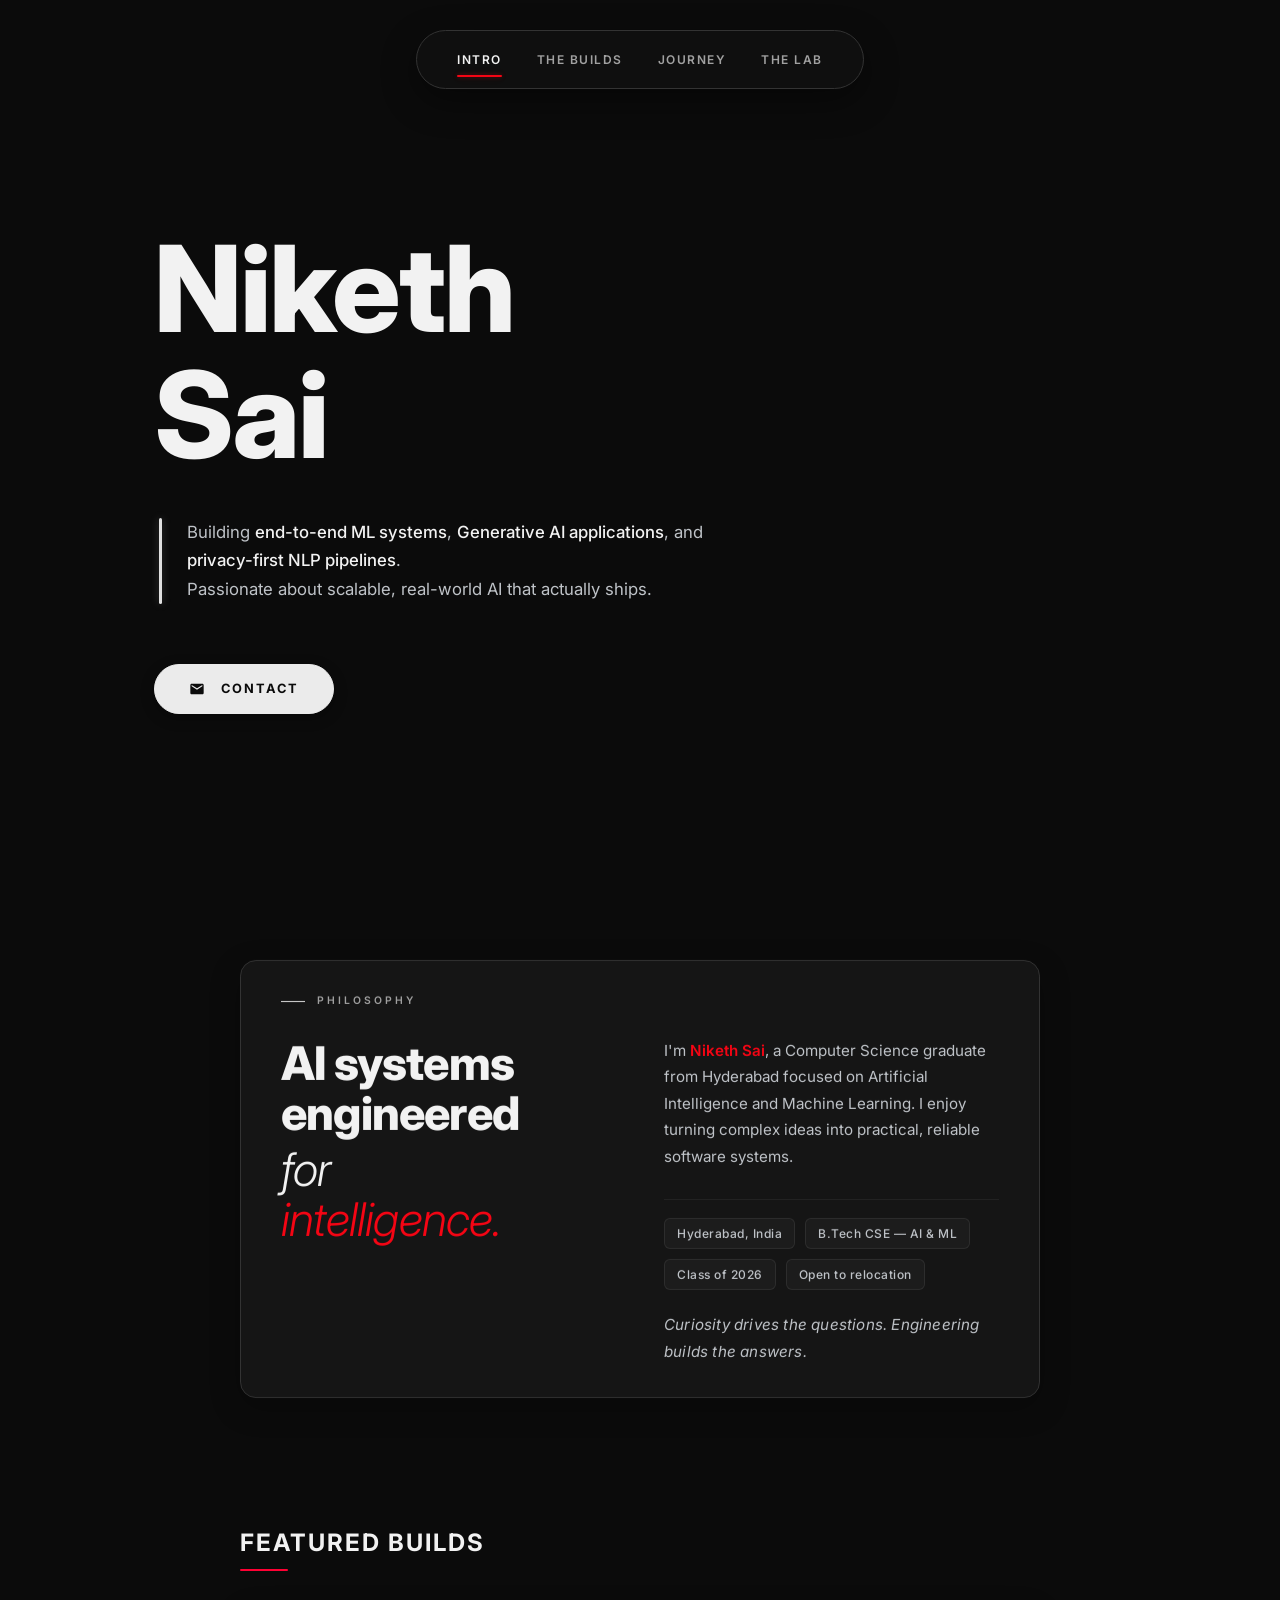
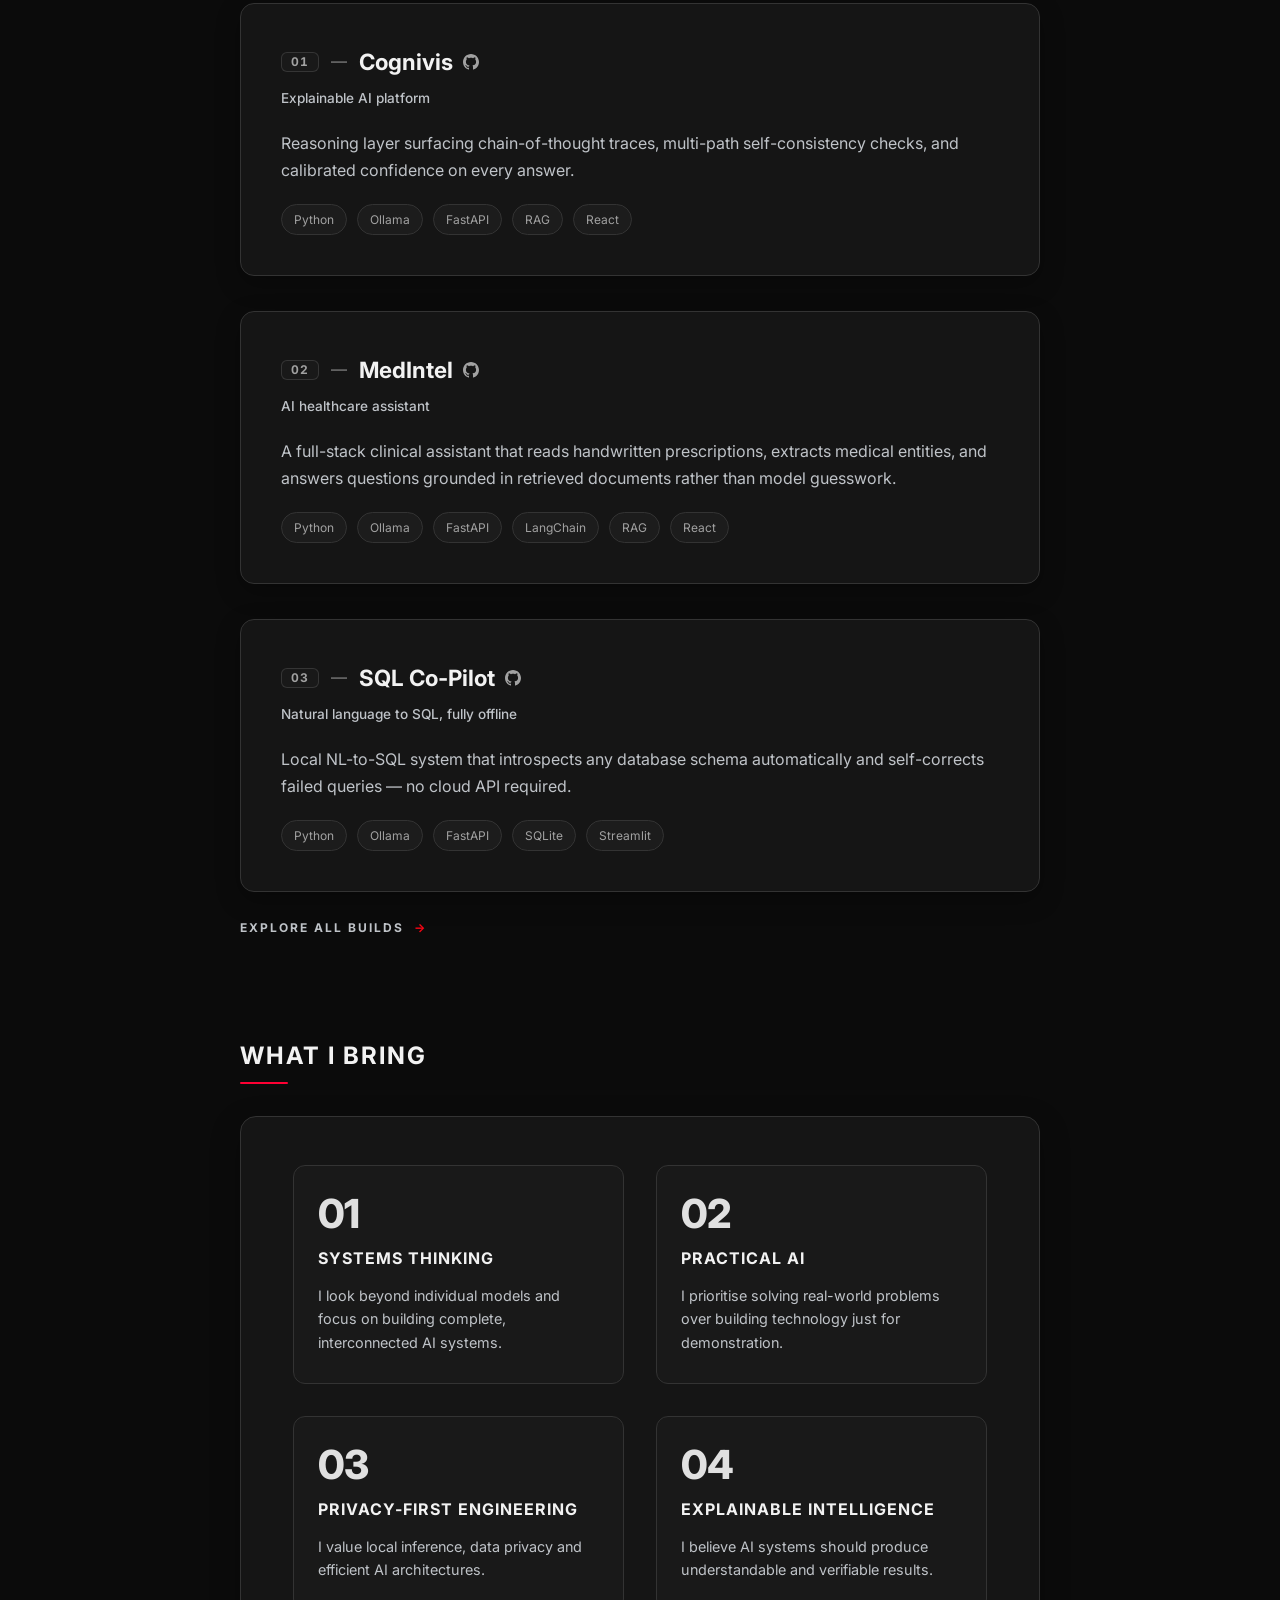
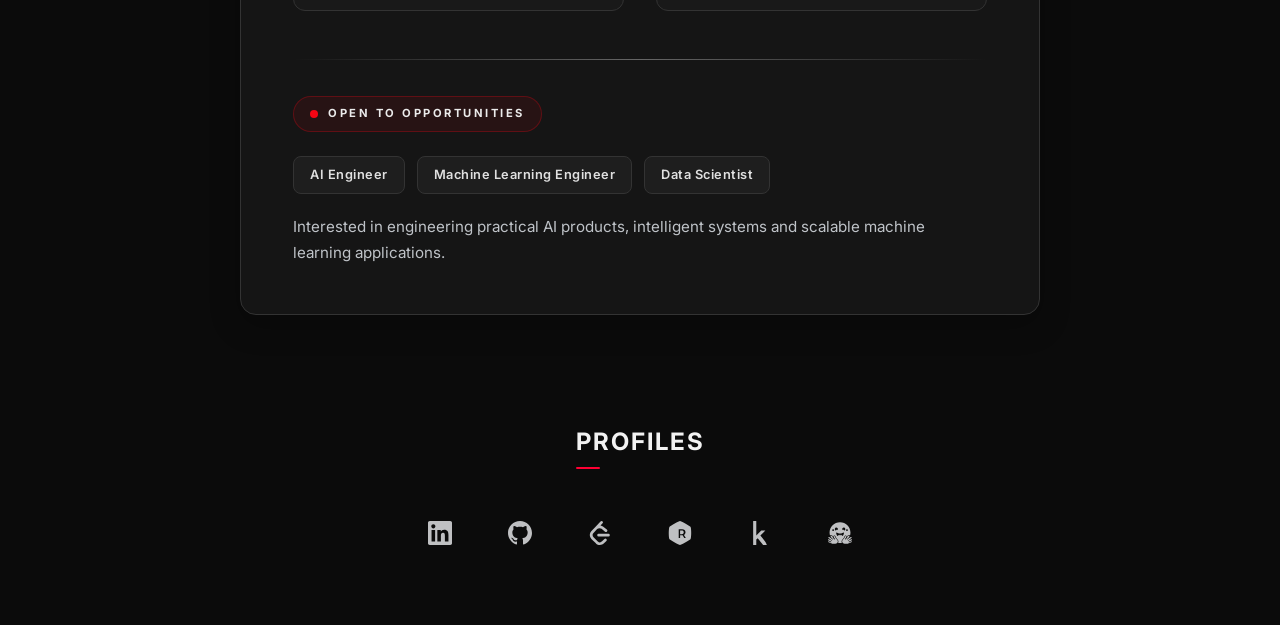
<file: index.html>
<!DOCTYPE html>
<html lang="en">

<head>
  <script>
    (function () {
      try {
        if (window.innerWidth <= 768 && window.sessionStorage) {
          var dir = sessionStorage.getItem('swipeNavDirection');
          if (dir) {
            sessionStorage.removeItem('swipeNavDirection');
            var cls = dir === 'left' ? 'swipe-enter-from-right' : 'swipe-enter-from-left';
            document.documentElement.classList.add(cls);
          }
        }
      } catch (e) {}
    })();
  </script>

  <meta charset="UTF-8">
  <meta name="viewport" content="width=device-width, initial-scale=1.0, viewport-fit=cover">
  <meta http-equiv="X-Content-Type-Options" content="nosniff">
  <meta name="referrer" content="strict-origin-when-cross-origin">
  <meta http-equiv="Permissions-Policy" content="camera=(), microphone=(), geolocation=()">
  <meta name="description" content="Building end-to-end ML systems, Generative AI applications, and privacy-first NLP pipelines.">
  <meta name="keywords" content="Niketh Sai, Personal Portfolio, Machine Learning, Generative AI, NLP, Portfolio">
  <link rel="canonical" href="https://niketh-portfolio-jsah.vercel.app/">
  <meta property="og:title" content="Niketh Sai | Personal Portfolio">
  <meta property="og:description" content="Building end-to-end ML systems, Generative AI applications, and privacy-first NLP pipelines.">
  <meta property="og:type" content="website">
  <meta property="og:url" content="https://niketh-portfolio-jsah.vercel.app/">
  <meta name="twitter:card" content="summary_large_image">
  <meta name="twitter:title" content="Niketh Sai | Personal Portfolio">
  <meta name="twitter:description" content="Building end-to-end ML systems, Generative AI applications, and privacy-first NLP pipelines.">
  <title>Niketh Sai | Personal Portfolio</title>
  <link rel="preconnect" href="https://fonts.googleapis.com">
  <link rel="preconnect" href="https://fonts.gstatic.com" crossorigin>
  <link href="https://fonts.googleapis.com/css2?family=Inter:wght@400;500;600;700;800&display=swap" rel="stylesheet">
  <link rel="stylesheet" href="styles.css">
</head>

<body>

  <!-- Preloader matched to Image 2 -->
  <script>
    let isReload = false;
    if (window.performance) {
      const navEntries = window.performance.getEntriesByType('navigation');
      if (navEntries.length > 0 && navEntries[0].type === 'reload') {
        isReload = true;
      } else if (window.performance.navigation && window.performance.navigation.type === 1) {
        isReload = true;
      }
    }

    if ('scrollRestoration' in history) {
      history.scrollRestoration = 'manual';
    }

    if (isReload) {
      if (window.location.hash || window.location.search) {
        history.replaceState(null, '', window.location.pathname);
      }
      window.scrollTo(0, 0);
    }

    const isFirstVisit = !sessionStorage.getItem('preloaderShown');

    if (!isFirstVisit && !isReload) {
      const style = document.createElement('style');
      style.textContent = '#preloader { display: none !important; }';
      document.head.appendChild(style);
    } else {
      sessionStorage.setItem('preloaderShown', 'true');
    }
  </script>
  <div class="preloader" id="preloader">
    <div class="preloader-content">
      <div class="line left-line"></div>
      <div class="name-loader">
        <div class="name-text">
          <span class="white-text">Niketh</span> <span class="blue-text">Sai</span>
        </div>
        <div class="init-text">INITIALIZING...</div>
      </div>
      <div class="line right-line"></div>
    </div>
  </div>

  <!-- Header matched to Image 1 -->
  <header class="navbar">
    <div class="logo">NIKETH</div>
    <nav class="nav-links">
      <a href="index.html" class="active">INTRO</a>
      <a href="projects.html">THE BUILDS</a>
      <a href="experience.html">JOURNEY</a>
      <a href="education.html">THE LAB</a>
    </nav>
  </header>

  <main>
    <!-- Hero Section matched to Image 1 -->
    <section class="hero-container" id="top">
      <div class="hero-content">
        <h1 class="hero-title">
          <span class="first-name-wrap">
            <span class="first-name" id="heroFirstName">Niketh</span>
            <canvas class="first-name-canvas" id="firstNameCanvas" aria-hidden="true"></canvas>
          </span><br>
          <span class="last-name" id="heroLastName"><span class="letter-s" aria-hidden="true">S</span><span class="ai-wrap" id="aiWrap" aria-hidden="true"><span class="ai-text ai-lower" id="aiLower">ai</span><span class="ai-text ai-upper" id="aiUpper">AI</span><canvas class="ai-dust-canvas" id="aiCanvas" aria-hidden="true"></canvas></span></span>
        </h1>
        <div class="hero-description">
          <div class="vertical-line"></div>
          <p>
            Building <span class="highlight">end-to-end ML systems</span>, <span class="highlight">Generative AI
              applications</span>, and <span class="highlight">privacy-first NLP pipelines</span>.<br>
            Passionate about scalable, real-world AI that actually ships.
          </p>
        </div>
        <div class="contact-buttons-wrapper">
          <a href="https://mail.google.com/mail/?view=cm&fs=1&to=niketh27.p@gmail.com" target="_blank" rel="noopener noreferrer" class="pill-btn pill-btn-primary" id="contactBtn" style="text-decoration: none;" aria-label="Contact via email">
            <svg width="16" height="16" viewBox="0 0 24 24" fill="currentColor" style="margin-right: 8px;" aria-hidden="true">
              <path d="M20 4H4c-1.1 0-1.99.9-1.99 2L2 18c0 1.1.9 2 2 2h16c1.1 0 2-.9 2-2V6c0-1.1-.9-2-2-2zm0 4l-8 5-8-5V6l8 5 8-5v2z"/>
            </svg>
            <span>CONTACT</span></a>

        </div>
      </div>
    </section>

    <!-- About / Philosophy Section -->
    <section class="philosophy-section">
      <div class="philosophy-inner">
        <div class="philosophy-header">
          <span class="philosophy-eyebrow"><span class="philosophy-line"></span>PHILOSOPHY</span>
        </div>
        <div class="philosophy-body">
          <!-- Left: Heading -->
          <div class="philosophy-left">
            <h2 class="philosophy-heading">
              <span class="ph-bold">AI systems<br>engineered</span>
              <em>for<br><span class="accent-red">intelligence.</span></em>
            </h2>
          </div>
          <!-- Right: Bio text -->
          <div class="philosophy-right">
            <p>
              I'm <span class="intro-name">Niketh Sai</span>, a Computer Science graduate from Hyderabad focused on
              Artificial Intelligence and Machine Learning. I enjoy turning complex ideas
              into practical, reliable software systems.
            </p>
            <div class="personal-details-strip">
              <span class="detail-badge">Hyderabad, India</span>
              <span class="detail-badge">B.Tech CSE — AI &amp; ML</span>
              <span class="detail-badge">Class of 2026</span>
              <span class="detail-badge">Open to relocation</span>
            </div>
            <p class="hero-tagline">Curiosity drives the questions. Engineering builds the answers.</p>
          </div>
        </div>
      </div>
    </section>

    <section id="projects" class="content-section">
      <div class="section-inner">
        <h2 class="section-title">FEATURED BUILDS</h2>
        <div class="projects-grid">
          <article class="proj-card">
            <div class="proj-header">
              <span class="proj-num">01</span>
              <span class="proj-dash">—</span>
              <div class="proj-title-row">
                <h3 class="proj-title">Cognivis</h3>
                <a href="https://github.com/niketh-sai/Cognivis" target="_blank" rel="noopener noreferrer" class="proj-github-icon" aria-label="View Cognivis source code on GitHub">
                  <svg width="16" height="16" viewBox="0 0 24 24" fill="currentColor" aria-hidden="true">
                    <path d="M12 0c-6.626 0-12 5.373-12 12 0 5.302 3.438 9.8 8.207 11.387.599.111.793-.261.793-.577v-2.234c-3.338.726-4.033-1.416-4.033-1.416-.546-1.387-1.333-1.756-1.333-1.756-1.089-.745.083-.729.083-.729 1.205.084 1.839 1.237 1.839 1.237 1.07 1.834 2.807 1.304 3.492.997.107-.775.418-1.305.762-1.604-2.665-.305-5.467-1.334-5.467-5.931 0-1.311.469-2.381 1.236-3.221-.124-.303-.535-1.524.117-3.176 0 0 1.008-.322 3.301 1.23.957-.266 1.983-.399 3.003-.404 1.02.005 2.047.138 3.006.404 2.291-1.552 3.297-1.23 3.297-1.23.653 1.653.242 2.874.118 3.176.77.84 1.235 1.911 1.235 3.221 0 4.609-2.807 5.624-5.479 5.921.43.372.823 1.102.823 2.222v3.293c0 .319.192.694.801.576 4.765-1.589 8.199-6.086 8.199-11.386 0-6.627-5.373-12-12-12z"/>
                  </svg>
                </a>
              </div>
            </div>
            <p class="proj-tag">Explainable AI platform</p>
            <p class="proj-desc">
              Reasoning layer surfacing chain-of-thought traces, multi-path
              self-consistency checks, and calibrated confidence on every answer.
            </p>
            <div class="proj-stack">
              <span>Python</span><span>Ollama</span><span>FastAPI</span><span>RAG</span><span>React</span>
            </div>
          </article>

          <article class="proj-card">
            <div class="proj-header">
              <span class="proj-num">02</span>
              <span class="proj-dash">—</span>
              <div class="proj-title-row">
                <h3 class="proj-title">MedIntel</h3>
                <a href="https://github.com/niketh-sai/MedIntel" target="_blank" rel="noopener noreferrer" class="proj-github-icon" aria-label="View MedIntel source code on GitHub">
                  <svg width="16" height="16" viewBox="0 0 24 24" fill="currentColor" aria-hidden="true">
                    <path d="M12 0c-6.626 0-12 5.373-12 12 0 5.302 3.438 9.8 8.207 11.387.599.111.793-.261.793-.577v-2.234c-3.338.726-4.033-1.416-4.033-1.416-.546-1.387-1.333-1.756-1.333-1.756-1.089-.745.083-.729.083-.729 1.205.084 1.839 1.237 1.839 1.237 1.07 1.834 2.807 1.304 3.492.997.107-.775.418-1.305.762-1.604-2.665-.305-5.467-1.334-5.467-5.931 0-1.311.469-2.381 1.236-3.221-.124-.303-.535-1.524.117-3.176 0 0 1.008-.322 3.301 1.23.957-.266 1.983-.399 3.003-.404 1.02.005 2.047.138 3.006.404 2.291-1.552 3.297-1.23 3.297-1.23.653 1.653.242 2.874.118 3.176.77.84 1.235 1.911 1.235 3.221 0 4.609-2.807 5.624-5.479 5.921.43.372.823 1.102.823 2.222v3.293c0 .319.192.694.801.576 4.765-1.589 8.199-6.086 8.199-11.386 0-6.627-5.373-12-12-12z"/>
                  </svg>
                </a>
              </div>
            </div>
            <p class="proj-tag">AI healthcare assistant</p>
            <p class="proj-desc">
              A full-stack clinical assistant that reads handwritten prescriptions,
              extracts medical entities, and answers questions grounded in
              retrieved documents rather than model guesswork.
            </p>
            <div class="proj-stack">
              <span>Python</span><span>Ollama</span><span>FastAPI</span><span>LangChain</span><span>RAG</span><span>React</span>
            </div>
          </article>

          <article class="proj-card">
            <div class="proj-header">
              <span class="proj-num">03</span>
              <span class="proj-dash">—</span>
              <div class="proj-title-row">
                <h3 class="proj-title">SQL Co-Pilot</h3>
                <a href="https://github.com/niketh-sai/SQL-Co-Pilot" target="_blank" rel="noopener noreferrer" class="proj-github-icon" aria-label="View SQL Co-Pilot source code on GitHub">
                  <svg width="16" height="16" viewBox="0 0 24 24" fill="currentColor" aria-hidden="true">
                    <path d="M12 0c-6.626 0-12 5.373-12 12 0 5.302 3.438 9.8 8.207 11.387.599.111.793-.261.793-.577v-2.234c-3.338.726-4.033-1.416-4.033-1.416-.546-1.387-1.333-1.756-1.333-1.756-1.089-.745.083-.729.083-.729 1.205.084 1.839 1.237 1.839 1.237 1.07 1.834 2.807 1.304 3.492.997.107-.775.418-1.305.762-1.604-2.665-.305-5.467-1.334-5.467-5.931 0-1.311.469-2.381 1.236-3.221-.124-.303-.535-1.524.117-3.176 0 0 1.008-.322 3.301 1.23.957-.266 1.983-.399 3.003-.404 1.02.005 2.047.138 3.006.404 2.291-1.552 3.297-1.23 3.297-1.23.653 1.653.242 2.874.118 3.176.77.84 1.235 1.911 1.235 3.221 0 4.609-2.807 5.624-5.479 5.921.43.372.823 1.102.823 2.222v3.293c0 .319.192.694.801.576 4.765-1.589 8.199-6.086 8.199-11.386 0-6.627-5.373-12-12-12z"/>
                  </svg>
                </a>
              </div>
            </div>
            <p class="proj-tag">Natural language to SQL, fully offline</p>
            <p class="proj-desc">
              Local NL-to-SQL system that introspects any database schema
              automatically and self-corrects failed queries — no cloud API
              required.
            </p>
            <div class="proj-stack">
              <span>Python</span><span>Ollama</span><span>FastAPI</span><span>SQLite</span><span>Streamlit</span>
            </div>
          </article>
        </div>

        <div class="explore-builds-wrapper">
          <a href="projects.html" class="subtle-explore-link">
            EXPLORE ALL BUILDS <span class="link-arrow">&rarr;</span>
          </a>
        </div>
      </div>
    </section>

    <!-- What I Bring & Where I'm Headed -->
    <section class="what-i-bring-section">
      <div class="section-inner">
        <h2 class="section-title">WHAT I BRING</h2>
        <div class="what-i-bring-inner">
          <div class="principles-grid">
          <div class="principle-card">
            <span class="principle-number">01</span>
            <h3 class="principle-heading">SYSTEMS THINKING</h3>
            <p class="principle-desc">
              I look beyond individual models and focus on building complete, interconnected AI systems.
            </p>
          </div>
          <div class="principle-card">
            <span class="principle-number">02</span>
            <h3 class="principle-heading">PRACTICAL AI</h3>
            <p class="principle-desc">
              I prioritise solving real-world problems over building technology just for demonstration.
            </p>
          </div>
          <div class="principle-card">
            <span class="principle-number">03</span>
            <h3 class="principle-heading">PRIVACY-FIRST ENGINEERING</h3>
            <p class="principle-desc">
              I value local inference, data privacy and efficient AI architectures.
            </p>
          </div>
          <div class="principle-card">
            <span class="principle-number">04</span>
            <h3 class="principle-heading">EXPLAINABLE INTELLIGENCE</h3>
            <p class="principle-desc">
              I believe AI systems should produce understandable and verifiable results.
            </p>
          </div>
        </div>
        <div class="principles-divider"></div>
        <div class="opportunities-section">
          <div class="opportunities-header">
            <div class="availability-indicator">
              <span class="availability-dot"></span>
              <span class="availability-text">OPEN TO OPPORTUNITIES</span>
            </div>
          </div>
          <div class="roles-row">
            <span class="role-badge">AI Engineer</span>
            <span class="role-badge">Machine Learning Engineer</span>
            <span class="role-badge">Data Scientist</span>
          </div>
          <p class="opportunities-desc">
            Interested in engineering practical AI products, intelligent systems and scalable machine learning applications.
          </p>
        </div>
      </div>
      </div>
    </section>

    <!-- Connect Section -->
    <section class="connect-section" id="connect">
      <div class="connect-inner">
        <h2 class="section-title">PROFILES</h2>
        <div class="connect-icons">
          <a href="https://www.linkedin.com/in/niketh-sai-parimikayala" target="_blank" rel="noopener noreferrer" class="connect-icon" aria-label="LinkedIn Profile" data-tooltip="LinkedIn" title="LinkedIn">
            <svg width="24" height="24" viewBox="0 0 24 24" fill="currentColor">
              <path d="M20.447 20.452h-3.554v-5.569c0-1.328-.027-3.037-1.852-3.037-1.853 0-2.136 1.445-2.136 2.939v5.667H9.351V9h3.414v1.561h.046c.477-.9 1.637-1.85 3.37-1.85 3.601 0 4.267 2.37 4.267 5.455v6.286zM5.337 7.433c-1.144 0-2.063-.926-2.063-2.065 0-1.138.92-2.063 2.063-2.063 1.14 0 2.064.925 2.064 2.063 0 1.139-.925 2.065-2.064 2.065zm1.782 13.019H3.555V9h3.564v11.452zM22.225 0H1.771C.792 0 0 .774 0 1.729v20.542C0 23.227.792 24 1.771 24h20.451C23.2 24 24 23.227 24 22.271V1.729C24 .774 23.2 0 22.222 0h.003z"/>
            </svg>
          </a>
          <a href="https://github.com/niketh-sai" target="_blank" rel="noopener noreferrer" class="connect-icon" aria-label="GitHub Profile" data-tooltip="GitHub" title="GitHub">
            <svg width="24" height="24" viewBox="0 0 24 24" fill="currentColor">
              <path d="M12 0c-6.626 0-12 5.373-12 12 0 5.302 3.438 9.8 8.207 11.387.599.111.793-.261.793-.577v-2.234c-3.338.726-4.033-1.416-4.033-1.416-.546-1.387-1.333-1.756-1.333-1.756-1.089-.745.083-.729.083-.729 1.205.084 1.839 1.237 1.839 1.237 1.07 1.834 2.807 1.304 3.492.997.107-.775.418-1.305.762-1.604-2.665-.305-5.467-1.334-5.467-5.931 0-1.311.469-2.381 1.236-3.221-.124-.303-.535-1.524.117-3.176 0 0 1.008-.322 3.301 1.23.957-.266 1.983-.399 3.003-.404 1.02.005 2.047.138 3.006.404 2.291-1.552 3.297-1.23 3.297-1.23.653 1.653.242 2.874.118 3.176.77.84 1.235 1.911 1.235 3.221 0 4.609-2.807 5.624-5.479 5.921.43.372.823 1.102.823 2.222v3.293c0 .319.192.694.801.576 4.765-1.589 8.199-6.086 8.199-11.386 0-6.627-5.373-12-12-12z"/>
            </svg>
          </a>
          <a href="https://leetcode.com/u/Niketh_Sai/" target="_blank" rel="noopener noreferrer" class="connect-icon" aria-label="LeetCode Profile" data-tooltip="LeetCode" title="LeetCode">
            <svg width="24" height="24" viewBox="0 0 24 24" fill="currentColor">
              <path d="M13.483 0a1.374 1.374 0 0 0-.961.438L7.116 6.226l-3.854 4.126a5.266 5.266 0 0 0-1.209 2.104 5.35 5.35 0 0 0-.125.513 5.527 5.527 0 0 0 .062 2.362 5.83 5.83 0 0 0 .349 1.017 5.938 5.938 0 0 0 1.271 1.818l4.277 4.193.039.038c2.248 2.165 5.852 2.133 8.063-.074l2.396-2.392c.54-.54.54-1.414.003-1.955a1.378 1.378 0 0 0-1.951-.003l-2.396 2.392a3.021 3.021 0 0 1-4.205.038l-.02-.019-4.276-4.193c-.652-.64-.972-1.469-.948-2.263a2.68 2.68 0 0 1 .066-.523 2.545 2.545 0 0 1 .619-1.164L9.13 8.114c1.058-1.134 3.204-1.27 4.43-.278l3.501 2.831c.593.48 1.461.387 1.94-.207a1.384 1.384 0 0 0-.207-1.943l-3.5-2.831c-.8-.647-1.766-1.045-2.774-1.202l2.015-2.158A1.384 1.384 0 0 0 13.483 0zm-2.866 12.815a1.38 1.38 0 0 0-1.38 1.382 1.38 1.38 0 0 0 1.38 1.382H20.42a1.38 1.38 0 0 0 1.38-1.382 1.38 1.38 0 0 0-1.38-1.382z"/>
            </svg>
          </a>
          <a href="https://www.hackerrank.com/profile/nikethsai_p" target="_blank" rel="noopener noreferrer" class="connect-icon" aria-label="HackerRank Profile" data-tooltip="HackerRank" title="HackerRank">
            <svg width="24" height="24" viewBox="0 0 24 24" fill="currentColor">
              <path d="M12 0c1.025 0 9.428 4.728 10.453 5.754s1.025 11.473 0 12.498S13.025 24 12 24s-9.428-4.728-10.453-5.748c-1.025-1.025-1.025-11.479 0-12.504C2.572 4.723 10.975 0 12 0zm-1.29 17.07h1.394v-2.711h1.978c.204 0 .38-.012.527-.036l1.63 2.747h1.588l-1.856-3.063c1.014-.557 1.521-1.449 1.521-2.674 0-1.877-1.263-3.076-3.301-3.076H10.71v8.813zm1.394-3.885v-3.752h1.67c1.263 0 1.97.618 1.97 1.856 0 1.25-.707 1.896-1.97 1.896h-1.67z"/>
            </svg>
          </a>
          <a href="https://www.kaggle.com/nikethp" target="_blank" rel="noopener noreferrer" class="connect-icon" aria-label="Kaggle Profile" data-tooltip="Kaggle" title="Kaggle">
            <svg width="24" height="24" viewBox="0 0 24 24" fill="currentColor">
              <path d="M18.825 23.859c-.022.092-.117.141-.281.141h-3.139c-.187 0-.351-.082-.492-.248l-5.178-6.589-1.448 1.374v5.111c0 .235-.117.352-.351.352H5.505c-.236 0-.354-.117-.354-.352V.353c0-.233.118-.353.354-.353h2.431c.234 0 .351.12.351.353v14.12l5.014-4.851c.164-.165.328-.247.493-.247h3.139c.164 0 .258.05.281.141.023.091-.012.21-.105.356l-4.725 4.59 5.097 6.425c.093.146.128.265.105.356z"/>
            </svg>
          </a>
          <a href="https://huggingface.co/niketh-sai" target="_blank" rel="noopener noreferrer" class="connect-icon" aria-label="Hugging Face Profile" data-tooltip="Hugging Face" title="Hugging Face">
            <svg width="24" height="24" viewBox="0 0 24 24" fill="currentColor">
              <path d="M12.025 1.13c-5.77 0-10.449 4.647-10.449 10.378 0 1.112.178 2.181.503 3.185.064-.222.203-.444.416-.577a.96.96 0 0 1 .524-.15c.293 0 .584.124.84.284.278.173.48.408.71.694.226.282.458.611.684.951v-.014c.017-.324.106-.622.264-.874s.403-.487.762-.543c.3-.047.596.06.787.203s.31.313.4.467c.15.257.212.468.233.542.01.026.653 1.552 1.657 2.54.616.605 1.01 1.223 1.082 1.912.055.537-.096 1.059-.38 1.572.637.121 1.294.187 1.967.187.657 0 1.298-.063 1.921-.178-.287-.517-.44-1.041-.384-1.581.07-.69.465-1.307 1.081-1.913 1.004-.987 1.647-2.513 1.657-2.539.021-.074.083-.285.233-.542.09-.154.208-.323.4-.467a1.08 1.08 0 0 1 .787-.203c.359.056.604.29.762.543s.247.55.265.874v.015c.225-.34.457-.67.683-.952.23-.286.432-.52.71-.694.257-.16.547-.284.84-.285a.97.97 0 0 1 .524.151c.228.143.373.388.43.625l.006.04a10.3 10.3 0 0 0 .534-3.273c0-5.731-4.678-10.378-10.449-10.378M8.327 6.583a1.5 1.5 0 0 1 .713.174 1.487 1.487 0 0 1 .617 2.013c-.183.343-.762-.214-1.102-.094-.38.134-.532.914-.917.71a1.487 1.487 0 0 1 .69-2.803m7.486 0a1.487 1.487 0 0 1 .689 2.803c-.385.204-.536-.576-.916-.71-.34-.12-.92.437-1.103.094a1.487 1.487 0 0 1 .617-2.013 1.5 1.5 0 0 1 .713-.174m-10.68 1.55a.96.96 0 1 1 0 1.921.96.96 0 0 1 0-1.92m13.838 0a.96.96 0 1 1 0 1.92.96.96 0 0 1 0-1.92M8.489 11.458c.588.01 1.965 1.157 3.572 1.164 1.607-.007 2.984-1.155 3.572-1.164.196-.003.305.12.305.454 0 .886-.424 2.328-1.563 3.202-.22-.756-1.396-1.366-1.63-1.32q-.011.001-.02.006l-.044.026-.01.008-.03.024q-.018.017-.035.036l-.032.04a1 1 0 0 0-.058.09l-.014.025q-.049.088-.11.19a1 1 0 0 1-.083.116 1.2 1.2 0 0 1-.173.18q-.035.029-.075.058a1.3 1.3 0 0 1-.251-.243 1 1 0 0 1-.076-.107c-.124-.193-.177-.363-.337-.444-.034-.016-.104-.008-.2.022q-.094.03-.216.087-.06.028-.125.063l-.13.074q-.067.04-.136.086a3 3 0 0 0-.135.096 3 3 0 0 0-.26.219 2 2 0 0 0-.12.121 2 2 0 0 0-.106.128l-.002.002a2 2 0 0 0-.09.132l-.001.001a1.2 1.2 0 0 0-.105.212q-.013.036-.024.073c-1.139-.875-1.563-2.317-1.563-3.203 0-.334.109-.457.305-.454m.836 10.354c.824-1.19.766-2.082-.365-3.194-1.13-1.112-1.789-2.738-1.789-2.738s-.246-.945-.806-.858-.97 1.499.202 2.362c1.173.864-.233 1.45-.685.64-.45-.812-1.683-2.896-2.322-3.295s-1.089-.175-.938.647 2.822 2.813 2.562 3.244-1.176-.506-1.176-.506-2.866-2.567-3.49-1.898.473 1.23 2.037 2.16c1.564.932 1.686 1.178 1.464 1.53s-3.675-2.511-4-1.297c-.323 1.214 3.524 1.567 3.287 2.405-.238.839-2.71-1.587-3.216-.642-.506.946 3.49 2.056 3.522 2.064 1.29.33 4.568 1.028 5.713-.624m5.349 0c-.824-1.19-.766-2.082.365-3.194 1.13-1.112 1.789-2.738 1.789-2.738s.246-.945.806-.858.97 1.499-.202 2.362c-1.173.864.233 1.45.685.64.451-.812 1.683-2.896 2.322-3.295s1.089-.175.938.647-2.822 2.813-2.562 3.244 1.176-.506 1.176-.506 2.866-2.567 3.49-1.898-.473 1.23-2.037 2.16c-1.564.932-1.686 1.178-1.464 1.53s3.675-2.511 4-1.297c.323 1.214-3.524 1.567-3.287 2.405.238.839 2.71-1.587 3.216-.642.506.946-3.49 2.056-3.522 2.064-1.29.33-4.568 1.028-5.713-.624"/>
            </svg>
          </a>
        </div>
      </div>
    </section>
  </main>

  <script src="script.js"></script>
  <script type="application/ld+json">
  {
    "@context": "https://schema.org",
    "@type": "Person",
    "name": "Niketh Sai",
    "jobTitle": "Data Scientist & AI Engineer",
    "url": "https://niketh-portfolio-jsah.vercel.app/",
    "sameAs": [
      "https://www.linkedin.com/in/niketh-sai/",
      "https://github.com/niketh-sai",
      "https://leetcode.com/u/niketh27/",
      "https://www.hackerrank.com/profile/niketh27_p",
      "https://www.kaggle.com/nikethsai",
      "https://huggingface.co/niketh-sai"
    ]
  }
  </script>
</body>

</html>
</file>
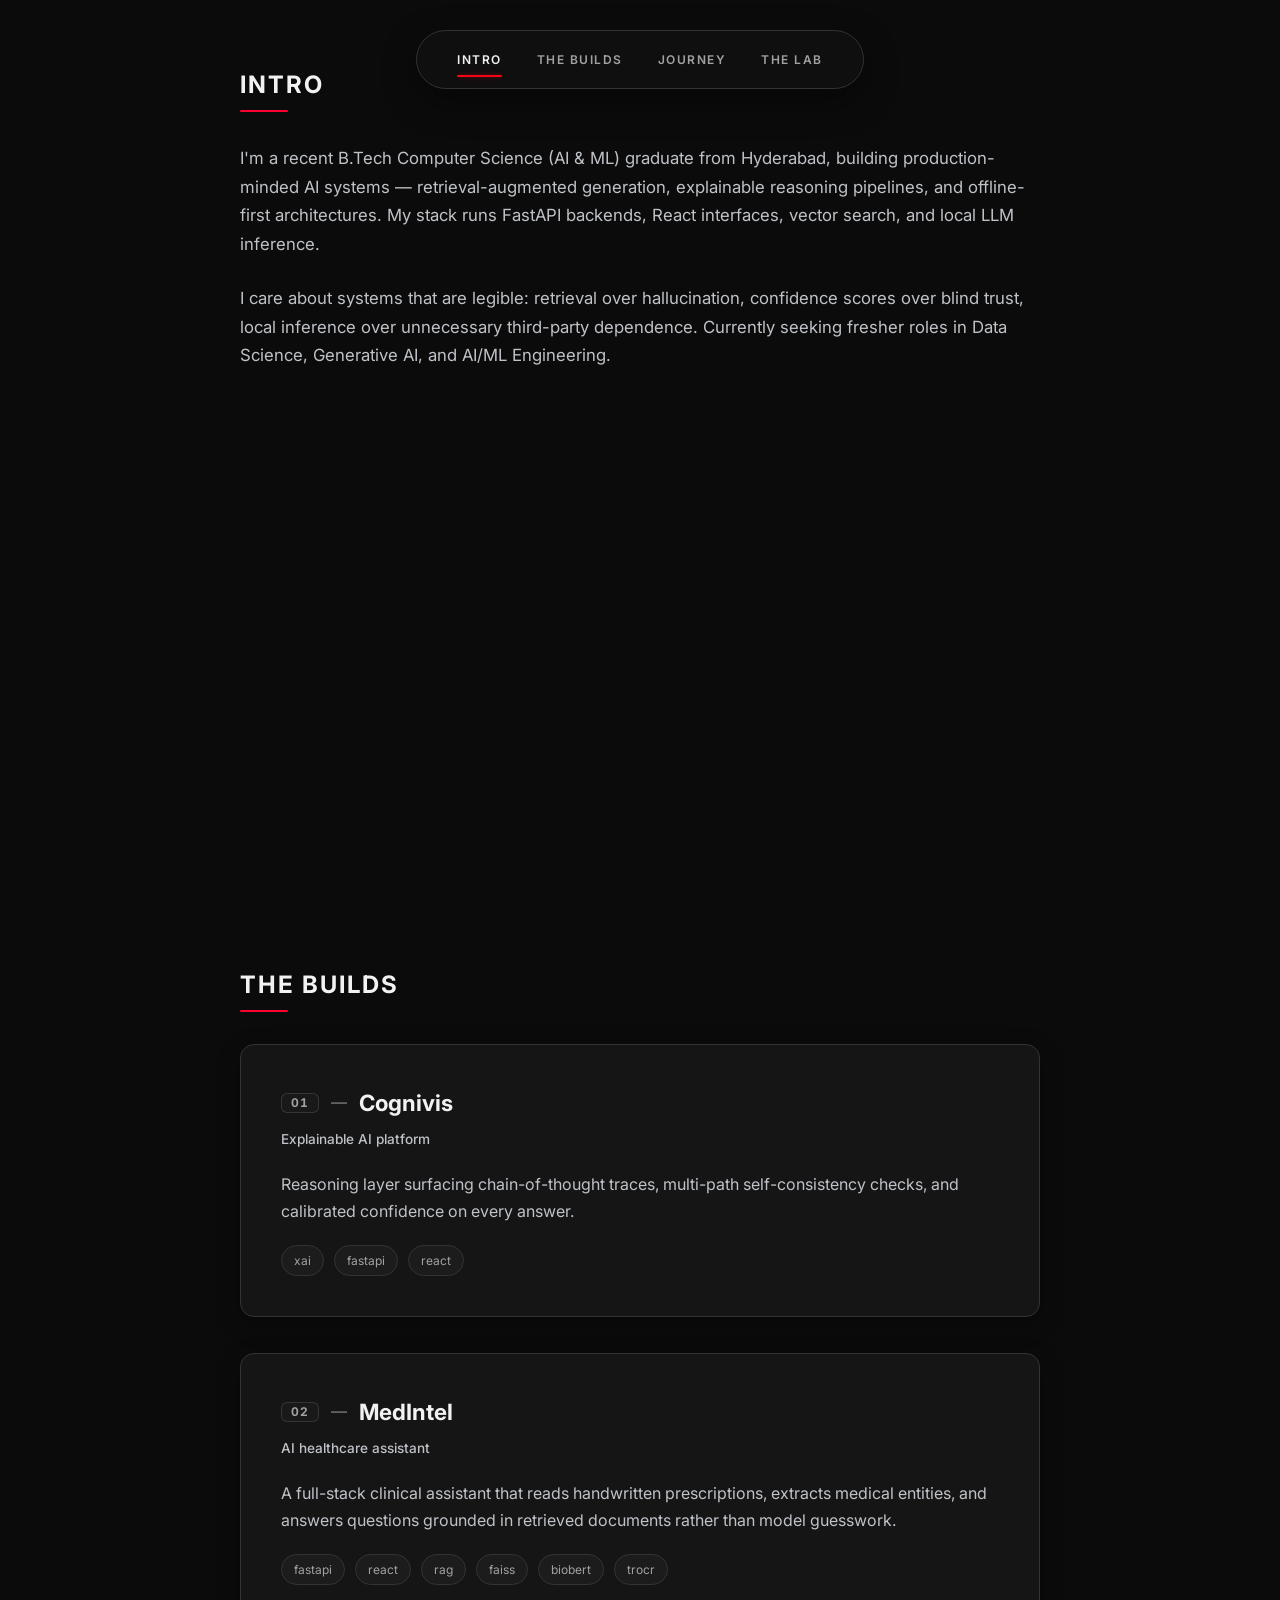
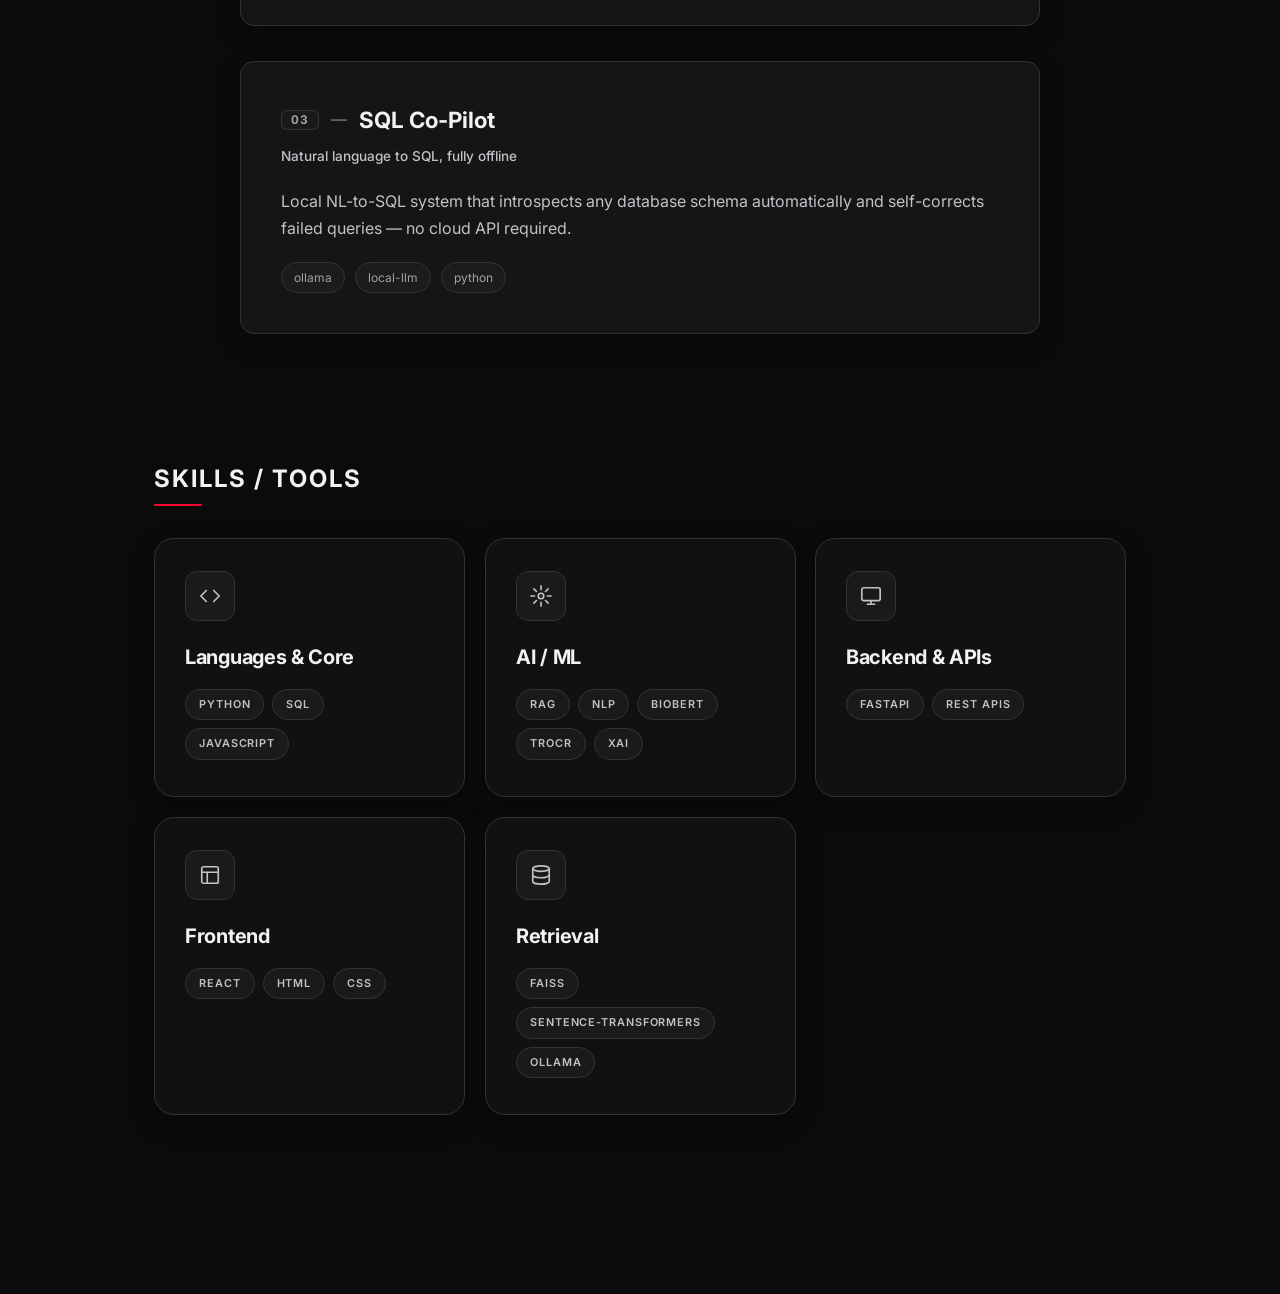
<file: about.html>
<!DOCTYPE html>
<html lang="en">
<head>
  <meta charset="UTF-8">
  <meta name="viewport" content="width=device-width, initial-scale=1.0, viewport-fit=cover">
  <meta http-equiv="X-Content-Type-Options" content="nosniff">
  <meta name="referrer" content="strict-origin-when-cross-origin">
  <meta http-equiv="Permissions-Policy" content="camera=(), microphone=(), geolocation=()">
  <title>Intro — Niketh Sai</title>
  <link rel="preconnect" href="https://fonts.googleapis.com">
  <link rel="preconnect" href="https://fonts.gstatic.com" crossorigin>
  <link href="https://fonts.googleapis.com/css2?family=Inter:wght@400;500;600;700;800&display=swap" rel="stylesheet">
  <link rel="stylesheet" href="styles.css">
  <script>
    (function () {
      let isReload = false;
      if (window.performance) {
        const navEntries = window.performance.getEntriesByType('navigation');
        if (navEntries.length > 0 && navEntries[0].type === 'reload') {
          isReload = true;
        } else if (window.performance.navigation && window.performance.navigation.type === 1) {
          isReload = true;
        }
      }
      if (isReload) {
        window.location.replace('index.html');
      }
    })();
  </script>
</head>
<body>

<header class="navbar">
  <div class="logo">NIKETH</div>
  <nav class="nav-links">
    <a href="index.html" class="active">INTRO</a>
    <a href="projects.html">THE BUILDS</a>
    <a href="experience.html">JOURNEY</a>
    <a href="education.html">THE LAB</a>
  </nav>
</header>

<main>
  <section id="about" class="content-section">
    <div class="section-inner">
      <h2 class="section-title">INTRO</h2>
      <div class="section-body">
        <p>
          I'm a recent B.Tech Computer Science (AI &amp; ML) graduate from
          Hyderabad, building production-minded AI systems — retrieval-augmented
          generation, explainable reasoning pipelines, and offline-first
          architectures. My stack runs FastAPI backends, React interfaces,
          vector search, and local LLM inference.
        </p>
        <br>
        <p>
          I care about systems that are legible: retrieval over hallucination,
          confidence scores over blind trust, local inference over unnecessary
          third-party dependence. Currently seeking fresher roles in Data
          Science, Generative AI, and AI/ML Engineering.
        </p>
      </div>
    </div>
  </section>

  <section id="projects" class="content-section">
    <div class="section-inner">
      <h2 class="section-title">THE BUILDS</h2>
      <div class="projects-grid">
        <article class="proj-card">
          <div class="proj-header">
            <span class="proj-num">01</span>
            <span class="proj-dash">—</span>
            <h3 class="proj-title">Cognivis</h3>
          </div>
          <p class="proj-tag">Explainable AI platform</p>
          <p class="proj-desc">
            Reasoning layer surfacing chain-of-thought traces, multi-path
            self-consistency checks, and calibrated confidence on every answer.
          </p>
          <div class="proj-stack">
            <span>xai</span><span>fastapi</span><span>react</span>
          </div>
        </article>

        <article class="proj-card">
          <div class="proj-header">
            <span class="proj-num">02</span>
            <span class="proj-dash">—</span>
            <h3 class="proj-title">MedIntel</h3>
          </div>
          <p class="proj-tag">AI healthcare assistant</p>
          <p class="proj-desc">
            A full-stack clinical assistant that reads handwritten prescriptions,
            extracts medical entities, and answers questions grounded in
            retrieved documents rather than model guesswork.
          </p>
          <div class="proj-stack">
            <span>fastapi</span><span>react</span><span>rag</span><span>faiss</span><span>biobert</span><span>trocr</span>
          </div>
        </article>

        <article class="proj-card">
          <div class="proj-header">
            <span class="proj-num">03</span>
            <span class="proj-dash">—</span>
            <h3 class="proj-title">SQL Co-Pilot</h3>
          </div>
          <p class="proj-tag">Natural language to SQL, fully offline</p>
          <p class="proj-desc">
            Local NL-to-SQL system that introspects any database schema
            automatically and self-corrects failed queries — no cloud API
            required.
          </p>
          <div class="proj-stack">
            <span>ollama</span><span>local-llm</span><span>python</span>
          </div>
        </article>
      </div>
    </div>
  </section>

  <section id="skills" class="content-section skills-section">
    <div class="section-inner skills-inner">
      <h2 class="section-title">SKILLS / TOOLS</h2>
      <div class="skills-grid">

        <div class="skill-card">
          <div class="skill-icon">
            <svg width="22" height="22" viewBox="0 0 24 24" fill="none" stroke="currentColor" stroke-width="1.8" stroke-linecap="round" stroke-linejoin="round">
              <polyline points="16 18 22 12 16 6"/><polyline points="8 6 2 12 8 18"/>
            </svg>
          </div>
          <h3 class="skill-card-title">Languages &amp; Core</h3>
          <div class="skill-tags">
            <span>Python</span><span>SQL</span><span>JavaScript</span>
          </div>
        </div>

        <div class="skill-card">
          <div class="skill-icon">
            <svg width="22" height="22" viewBox="0 0 24 24" fill="none" stroke="currentColor" stroke-width="1.8" stroke-linecap="round" stroke-linejoin="round">
              <circle cx="12" cy="12" r="3"/><path d="M12 1v4M12 19v4M4.22 4.22l2.83 2.83M16.95 16.95l2.83 2.83M1 12h4M19 12h4M4.22 19.78l2.83-2.83M16.95 7.05l2.83-2.83"/>
            </svg>
          </div>
          <h3 class="skill-card-title">AI / ML</h3>
          <div class="skill-tags">
            <span>RAG</span><span>NLP</span><span>BioBERT</span><span>TrOCR</span><span>XAI</span>
          </div>
        </div>

        <div class="skill-card">
          <div class="skill-icon">
            <svg width="22" height="22" viewBox="0 0 24 24" fill="none" stroke="currentColor" stroke-width="1.8" stroke-linecap="round" stroke-linejoin="round">
              <rect x="2" y="3" width="20" height="14" rx="2"/><line x1="8" y1="21" x2="16" y2="21"/><line x1="12" y1="17" x2="12" y2="21"/>
            </svg>
          </div>
          <h3 class="skill-card-title">Backend &amp; APIs</h3>
          <div class="skill-tags">
            <span>FastAPI</span><span>REST APIs</span>
          </div>
        </div>

        <div class="skill-card">
          <div class="skill-icon">
            <svg width="22" height="22" viewBox="0 0 24 24" fill="none" stroke="currentColor" stroke-width="1.8" stroke-linecap="round" stroke-linejoin="round">
              <rect x="3" y="3" width="18" height="18" rx="2"/><path d="M3 9h18M9 21V9"/>
            </svg>
          </div>
          <h3 class="skill-card-title">Frontend</h3>
          <div class="skill-tags">
            <span>React</span><span>HTML</span><span>CSS</span>
          </div>
        </div>

        <div class="skill-card">
          <div class="skill-icon">
            <svg width="22" height="22" viewBox="0 0 24 24" fill="none" stroke="currentColor" stroke-width="1.8" stroke-linecap="round" stroke-linejoin="round">
              <ellipse cx="12" cy="5" rx="9" ry="3"/><path d="M3 5v14c0 1.66 4.03 3 9 3s9-1.34 9-3V5"/><path d="M3 12c0 1.66 4.03 3 9 3s9-1.34 9-3"/>
            </svg>
          </div>
          <h3 class="skill-card-title">Retrieval</h3>
          <div class="skill-tags">
            <span>FAISS</span><span>Sentence-Transformers</span><span>Ollama</span>
          </div>
        </div>

      </div>
    </div>
  </section>
</main>

<script src="script.js"></script>
</body>
</html>
</file>
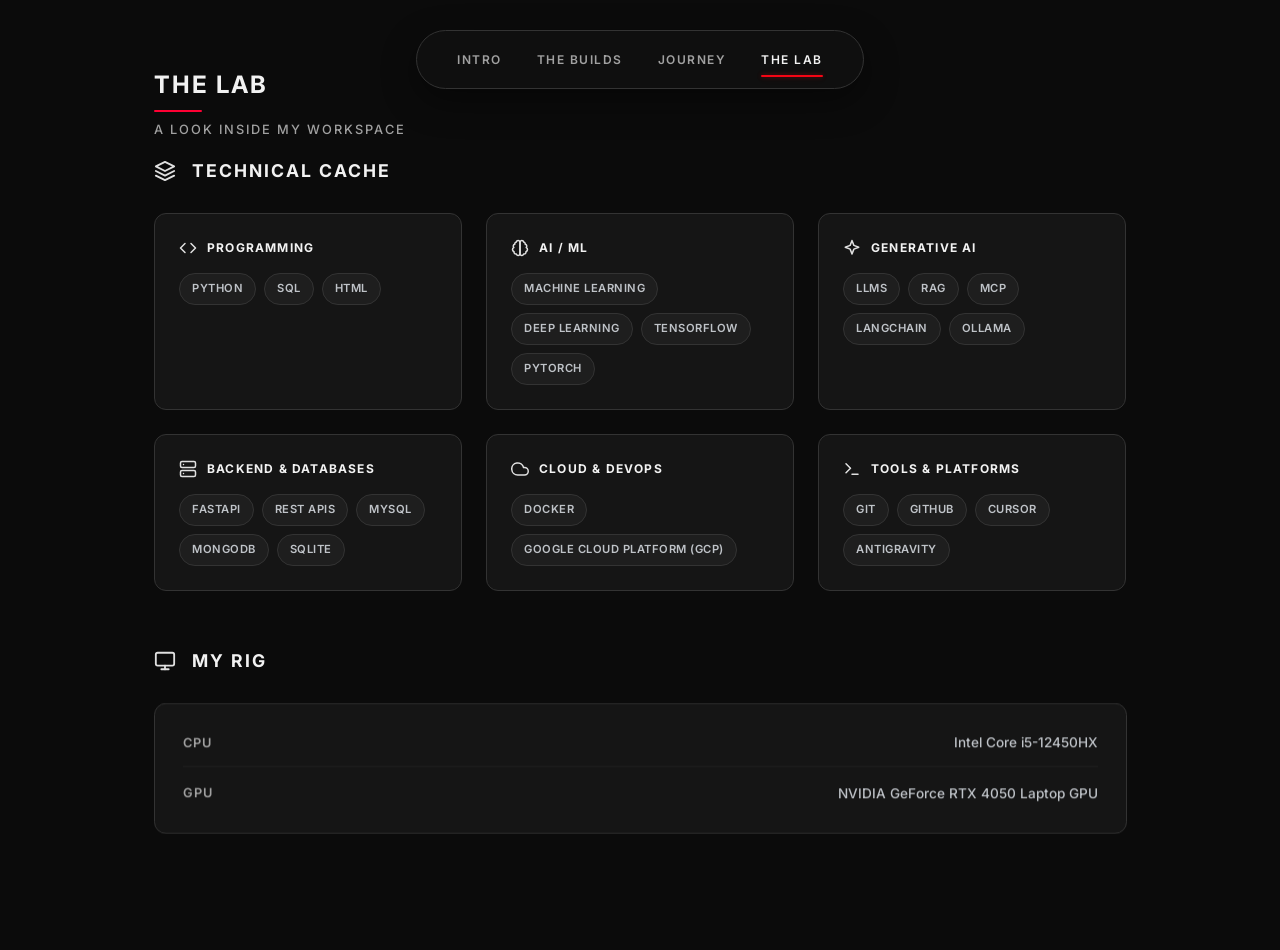
<file: education.html>
<!DOCTYPE html>
<html lang="en">
<head>
  <script>
    (function () {
      try {
        if (window.innerWidth <= 768 && window.sessionStorage) {
          var dir = sessionStorage.getItem('swipeNavDirection');
          if (dir) {
            sessionStorage.removeItem('swipeNavDirection');
            var cls = dir === 'left' ? 'swipe-enter-from-right' : 'swipe-enter-from-left';
            document.documentElement.classList.add(cls);
          }
        }
      } catch (e) {}
    })();
  </script>

  <meta charset="UTF-8">
  <meta name="viewport" content="width=device-width, initial-scale=1.0, viewport-fit=cover">
  <meta http-equiv="X-Content-Type-Options" content="nosniff">
  <meta name="referrer" content="strict-origin-when-cross-origin">
  <meta http-equiv="Permissions-Policy" content="camera=(), microphone=(), geolocation=()">
  <title>The Lab — Niketh Sai</title>
  <link rel="preconnect" href="https://fonts.googleapis.com">
  <link rel="preconnect" href="https://fonts.gstatic.com" crossorigin>
  <link href="https://fonts.googleapis.com/css2?family=Inter:wght@300;400;500;600;700;800&display=swap" rel="stylesheet">
  <link rel="stylesheet" href="styles.css">
  <script>
    (function () {
      let isReload = false;
      if (window.performance) {
        const navEntries = window.performance.getEntriesByType('navigation');
        if (navEntries.length > 0 && navEntries[0].type === 'reload') {
          isReload = true;
        } else if (window.performance.navigation && window.performance.navigation.type === 1) {
          isReload = true;
        }
      }
      if (isReload) {
        window.location.replace('index.html');
      }
    })();
  </script>
</head>
<body>

<header class="navbar">
  <div class="logo">NIKETH</div>
  <nav class="nav-links">
    <a href="index.html">INTRO</a>
    <a href="projects.html">THE BUILDS</a>
    <a href="experience.html">JOURNEY</a>
    <a href="education.html" class="active">THE LAB</a>
  </nav>
</header>

<main>
  <section id="lab" class="content-section lab-section">
    <div class="section-inner lab-inner">
      <h2 class="section-title">THE LAB</h2>
      <p class="section-subtitle">A LOOK INSIDE MY WORKSPACE</p>

      <!-- Technical Cache -->
      <div class="lab-section-block">
        <div class="lab-section-header">
          <svg class="lab-heading-icon" width="22" height="22" viewBox="0 0 24 24" fill="none" stroke="currentColor" stroke-width="2" stroke-linecap="round" stroke-linejoin="round" aria-hidden="true">
            <polygon points="12 2 2 7 12 12 22 7 12 2"></polygon>
            <polyline points="2 17 12 22 22 17"></polyline>
            <polyline points="2 12 12 17 22 12"></polyline>
          </svg>
          <h3 class="lab-section-title">TECHNICAL CACHE</h3>
        </div>
        <div class="lab-category-grid">
          <div class="lab-category">
            <div class="lab-category-header">
              <svg class="lab-category-icon" width="18" height="18" viewBox="0 0 24 24" fill="none" stroke="currentColor" stroke-width="2" stroke-linecap="round" stroke-linejoin="round">
                <polyline points="16 18 22 12 16 6"></polyline>
                <polyline points="8 6 2 12 8 18"></polyline>
              </svg>
              <h3 class="lab-category-title">PROGRAMMING</h3>
            </div>
            <div class="lab-tags">
              <span>Python</span><span>SQL</span><span>HTML</span>
            </div>
          </div>
          <div class="lab-category">
            <div class="lab-category-header">
              <svg class="lab-category-icon" width="18" height="18" viewBox="0 0 24 24" fill="none" stroke="currentColor" stroke-width="2" stroke-linecap="round" stroke-linejoin="round">
                <path d="M9.5 2A2.5 2.5 0 0 1 12 4.5v15a2.5 2.5 0 0 1-4.96.44 2.5 2.5 0 0 1-2.96-3.08 3 3 0 0 1-.34-5.58 2.5 2.5 0 0 1 1.32-4.24 2.5 2.5 0 0 1 1.98-3A2.5 2.5 0 0 1 9.5 2Z"></path>
                <path d="M14.5 2A2.5 2.5 0 0 0 12 4.5v15a2.5 2.5 0 0 0 4.96.44 2.5 2.5 0 0 0 2.96-3.08 3 3 0 0 0 .34-5.58 2.5 2.5 0 0 0-1.32-4.24 2.5 2.5 0 0 0-1.98-3A2.5 2.5 0 0 0 14.5 2Z"></path>
              </svg>
              <h3 class="lab-category-title">AI / ML</h3>
            </div>
            <div class="lab-tags">
              <span>Machine Learning</span><span>Deep Learning</span><span>TensorFlow</span><span>PyTorch</span>
            </div>
          </div>
          <div class="lab-category">
            <div class="lab-category-header">
              <svg class="lab-category-icon" width="18" height="18" viewBox="0 0 24 24" fill="none" stroke="currentColor" stroke-width="2" stroke-linecap="round" stroke-linejoin="round">
                <path d="M12 2L9.5 8.5L3 11L9.5 13.5L12 20L14.5 13.5L21 11L14.5 8.5L12 2Z"></path>
              </svg>
              <h3 class="lab-category-title">GENERATIVE AI</h3>
            </div>
            <div class="lab-tags">
              <span>LLMs</span><span>RAG</span><span>MCP</span><span>LangChain</span><span>Ollama</span>
            </div>
          </div>
          <div class="lab-category">
            <div class="lab-category-header">
              <svg class="lab-category-icon" width="18" height="18" viewBox="0 0 24 24" fill="none" stroke="currentColor" stroke-width="2" stroke-linecap="round" stroke-linejoin="round">
                <rect x="2" y="2" width="20" height="8" rx="2" ry="2"></rect>
                <rect x="2" y="14" width="20" height="8" rx="2" ry="2"></rect>
                <line x1="6" y1="6" x2="6.01" y2="6"></line>
                <line x1="6" y1="18" x2="6.01" y2="18"></line>
              </svg>
              <h3 class="lab-category-title">BACKEND &amp; DATABASES</h3>
            </div>
            <div class="lab-tags">
              <span>FastAPI</span><span>REST APIs</span><span>MySQL</span><span>MongoDB</span><span>SQLite</span>
            </div>
          </div>
          <div class="lab-category">
            <div class="lab-category-header">
              <svg class="lab-category-icon" width="18" height="18" viewBox="0 0 24 24" fill="none" stroke="currentColor" stroke-width="2" stroke-linecap="round" stroke-linejoin="round">
                <path d="M18 10h-1.26A8 8 0 1 0 9 20h9a5 5 0 0 0 0-10z"></path>
              </svg>
              <h3 class="lab-category-title">CLOUD &amp; DEVOPS</h3>
            </div>
            <div class="lab-tags">
              <span>Docker</span><span>Google Cloud Platform (GCP)</span>
            </div>
          </div>
          <div class="lab-category">
            <div class="lab-category-header">
              <svg class="lab-category-icon" width="18" height="18" viewBox="0 0 24 24" fill="none" stroke="currentColor" stroke-width="2" stroke-linecap="round" stroke-linejoin="round">
                <polyline points="4 17 10 11 4 5"></polyline>
                <line x1="12" y1="19" x2="20" y2="19"></line>
              </svg>
              <h3 class="lab-category-title">TOOLS &amp; PLATFORMS</h3>
            </div>
            <div class="lab-tags">
              <span>Git</span><span>GitHub</span><span>Cursor</span><span>Antigravity</span>
            </div>
          </div>
        </div>
      </div>

      <!-- My Rig -->
      <div class="lab-section-block">
        <div class="lab-section-header">
          <svg class="lab-heading-icon" width="22" height="22" viewBox="0 0 24 24" fill="none" stroke="currentColor" stroke-width="2" stroke-linecap="round" stroke-linejoin="round" aria-hidden="true">
            <rect x="2" y="3" width="20" height="14" rx="2" ry="2"></rect>
            <line x1="8" y1="21" x2="16" y2="21"></line>
            <line x1="12" y1="17" x2="12" y2="21"></line>
          </svg>
          <h3 class="lab-section-title">MY RIG</h3>
        </div>
        <div class="lab-panel lab-system-rig">
          <div class="lab-specs">
            <div class="lab-spec-item">
              <span class="lab-spec-label">CPU</span>
              <span class="lab-spec-value">Intel Core i5-12450HX</span>
            </div>
            <div class="lab-spec-item">
              <span class="lab-spec-label">GPU</span>
              <span class="lab-spec-value">NVIDIA GeForce RTX 4050 Laptop GPU</span>
            </div>
          </div>
        </div>
      </div>
    </div>
  </section>
</main>

<script src="script.js"></script>
</body>
</html>
</file>
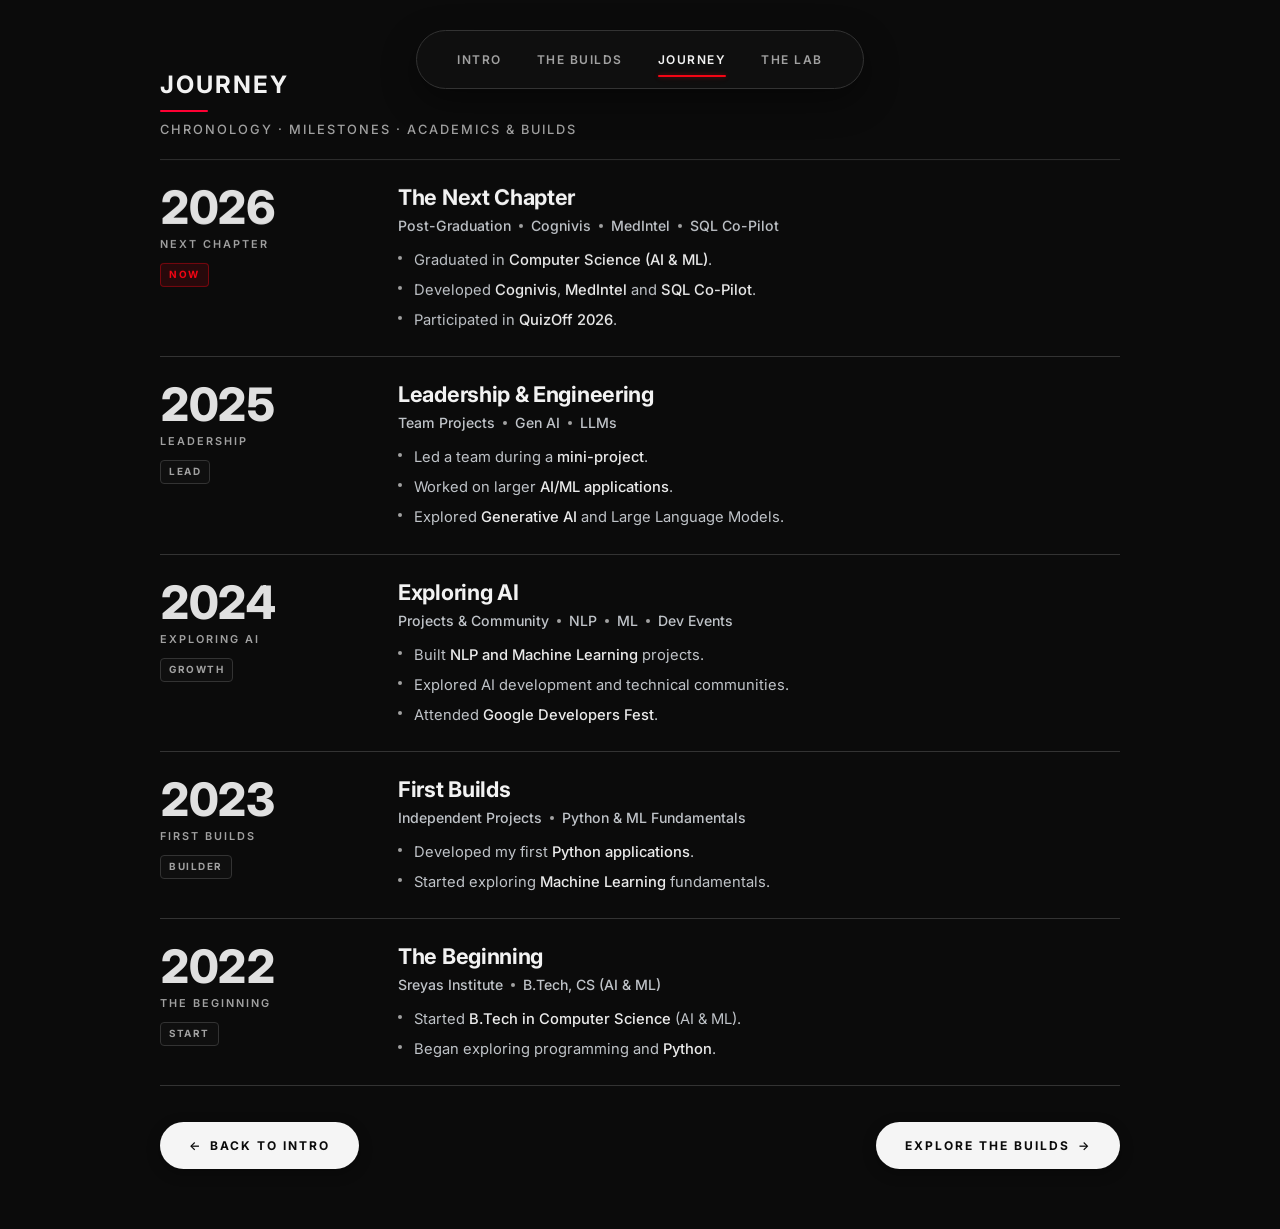
<file: experience.html>
<!DOCTYPE html>
<html lang="en">

<head>
  <script>
    (function () {
      try {
        if (window.innerWidth <= 768 && window.sessionStorage) {
          var dir = sessionStorage.getItem('swipeNavDirection');
          if (dir) {
            sessionStorage.removeItem('swipeNavDirection');
            var cls = dir === 'left' ? 'swipe-enter-from-right' : 'swipe-enter-from-left';
            document.documentElement.classList.add(cls);
          }
        }
      } catch (e) {}
    })();
  </script>

  <meta charset="UTF-8">
  <meta name="viewport" content="width=device-width, initial-scale=1.0, viewport-fit=cover">
  <meta http-equiv="X-Content-Type-Options" content="nosniff">
  <meta name="referrer" content="strict-origin-when-cross-origin">
  <meta http-equiv="Permissions-Policy" content="camera=(), microphone=(), geolocation=()">
  <title>Journey — Niketh Sai</title>
  <link rel="preconnect" href="https://fonts.googleapis.com">
  <link rel="preconnect" href="https://fonts.gstatic.com" crossorigin>
  <link href="https://fonts.googleapis.com/css2?family=Inter:wght@300;400;500;600;700;800&display=swap" rel="stylesheet">
  <link rel="stylesheet" href="styles.css">
  <script>
    (function () {
      let isReload = false;
      if (window.performance) {
        const navEntries = window.performance.getEntriesByType('navigation');
        if (navEntries.length > 0 && navEntries[0].type === 'reload') {
          isReload = true;
        } else if (window.performance.navigation && window.performance.navigation.type === 1) {
          isReload = true;
        }
      }
      if (isReload) {
        window.location.replace('index.html');
      }
    })();
  </script>
</head>

<body>

  <header class="navbar">
    <div class="logo">NIKETH</div>
    <nav class="nav-links">
      <a href="index.html">INTRO</a>
      <a href="projects.html">THE BUILDS</a>
      <a href="experience.html" class="active">JOURNEY</a>
      <a href="education.html">THE LAB</a>
    </nav>
  </header>

  <main>
    <section id="experience" class="content-section editorial-section">
      <div class="section-inner">
        <h2 class="section-title">JOURNEY</h2>
        <p class="section-subtitle">CHRONOLOGY &middot; MILESTONES &middot; ACADEMICS & BUILDS</p>

        <div class="editorial-journey">

          <!-- 2026 - The Next Chapter -->
          <article class="journey-entry">
            <div class="journey-year-col">
              <span class="journey-year">2026</span>
              <span class="journey-period">NEXT CHAPTER</span>
              <span class="journey-badge active-badge">NOW</span>
            </div>
            <div class="journey-content-col">
              <h3 class="journey-role">The Next Chapter</h3>
              <p class="journey-org">
                <span>Post-Graduation</span>
                <span class="org-dot"></span>
                <span>Cognivis</span>
                <span class="org-dot"></span>
                <span>MedIntel</span>
                <span class="org-dot"></span>
                <span>SQL Co-Pilot</span>
              </p>
              <ul class="journey-milestones">
                <li>Graduated in <span class="jm-red">Computer Science (AI &amp; ML)</span>.</li>
                <li>Developed <span class="jm-red">Cognivis</span>, <span class="jm-red">MedIntel</span> and <span
                    class="jm-red">SQL Co-Pilot</span>.</li>
                <li>Participated in <span class="jm-red">QuizOff 2026</span>.</li>
              </ul>
            </div>
          </article>

          <!-- 2025 - Leadership and Engineering -->
          <article class="journey-entry">
            <div class="journey-year-col">
              <span class="journey-year">2025</span>
              <span class="journey-period">LEADERSHIP</span>
              <span class="journey-badge">LEAD</span>
            </div>
            <div class="journey-content-col">
              <h3 class="journey-role">Leadership &amp; Engineering</h3>
              <p class="journey-org">
                <span>Team Projects</span>
                <span class="org-dot"></span>
                <span>Gen AI</span>
                <span class="org-dot"></span>
                <span>LLMs</span>
              </p>
              <ul class="journey-milestones">
                <li>Led a team during a <span class="jm-red">mini-project</span>.</li>
                <li>Worked on larger <span class="jm-red">AI/ML applications</span>.</li>
                <li>Explored <span class="jm-red">Generative AI</span> and Large Language Models.</li>
              </ul>
            </div>
          </article>

          <!-- 2024 - Exploring AI -->
          <article class="journey-entry">
            <div class="journey-year-col">
              <span class="journey-year">2024</span>
              <span class="journey-period">EXPLORING AI</span>
              <span class="journey-badge">GROWTH</span>
            </div>
            <div class="journey-content-col">
              <h3 class="journey-role">Exploring AI</h3>
              <p class="journey-org">
                <span>Projects &amp; Community</span>
                <span class="org-dot"></span>
                <span>NLP</span>
                <span class="org-dot"></span>
                <span>ML</span>
                <span class="org-dot"></span>
                <span>Dev Events</span>
              </p>
              <ul class="journey-milestones">
                <li>Built <span class="jm-red">NLP and Machine Learning</span> projects.</li>
                <li>Explored AI development and technical communities.</li>
                <li>Attended <span class="jm-red">Google Developers Fest</span>.</li>
              </ul>
            </div>
          </article>

          <!-- 2023 - First Builds -->
          <article class="journey-entry">
            <div class="journey-year-col">
              <span class="journey-year">2023</span>
              <span class="journey-period">FIRST BUILDS</span>
              <span class="journey-badge">BUILDER</span>
            </div>
            <div class="journey-content-col">
              <h3 class="journey-role">First Builds</h3>
              <p class="journey-org">
                <span>Independent Projects</span>
                <span class="org-dot"></span>
                <span>Python &amp; ML Fundamentals</span>
              </p>
              <ul class="journey-milestones">
                <li>Developed my first <span class="jm-red">Python applications</span>.</li>
                <li>Started exploring <span class="jm-red">Machine Learning</span> fundamentals.</li>
              </ul>
            </div>
          </article>

          <!-- 2022 - The Beginning -->
          <article class="journey-entry">
            <div class="journey-year-col">
              <span class="journey-year">2022</span>
              <span class="journey-period">THE BEGINNING</span>
              <span class="journey-badge">START</span>
            </div>
            <div class="journey-content-col">
              <h3 class="journey-role">The Beginning</h3>
              <p class="journey-org">
                <span>Sreyas Institute</span>
                <span class="org-dot"></span>
                <span>B.Tech, CS (AI &amp; ML)</span>
              </p>
              <ul class="journey-milestones">
                <li>Started <span class="jm-red">B.Tech in Computer Science</span> (AI &amp; ML).</li>
                <li>Began exploring programming and <span class="jm-red">Python</span>.</li>
              </ul>
            </div>
          </article>

        </div>

        <div class="journey-footer"
          style="margin-top: 36px; display: flex; justify-content: space-between; align-items: center; flex-wrap: wrap; gap: 20px;">
          <a href="index.html" class="pill-btn" style="text-decoration: none; font-size: 0.75rem; padding: 13px 28px;">
            <span class="btn-arrow-left">&larr;</span>
            <span>BACK TO INTRO</span>
          </a>
          <a href="projects.html" class="pill-btn"
            style="text-decoration: none; font-size: 0.75rem; padding: 13px 28px;">
            <span>EXPLORE THE BUILDS</span>
            <span class="btn-arrow">&rarr;</span>
          </a>
        </div>

      </div>
    </section>
  </main>

  <script src="script.js"></script>
</body>

</html>
</file>
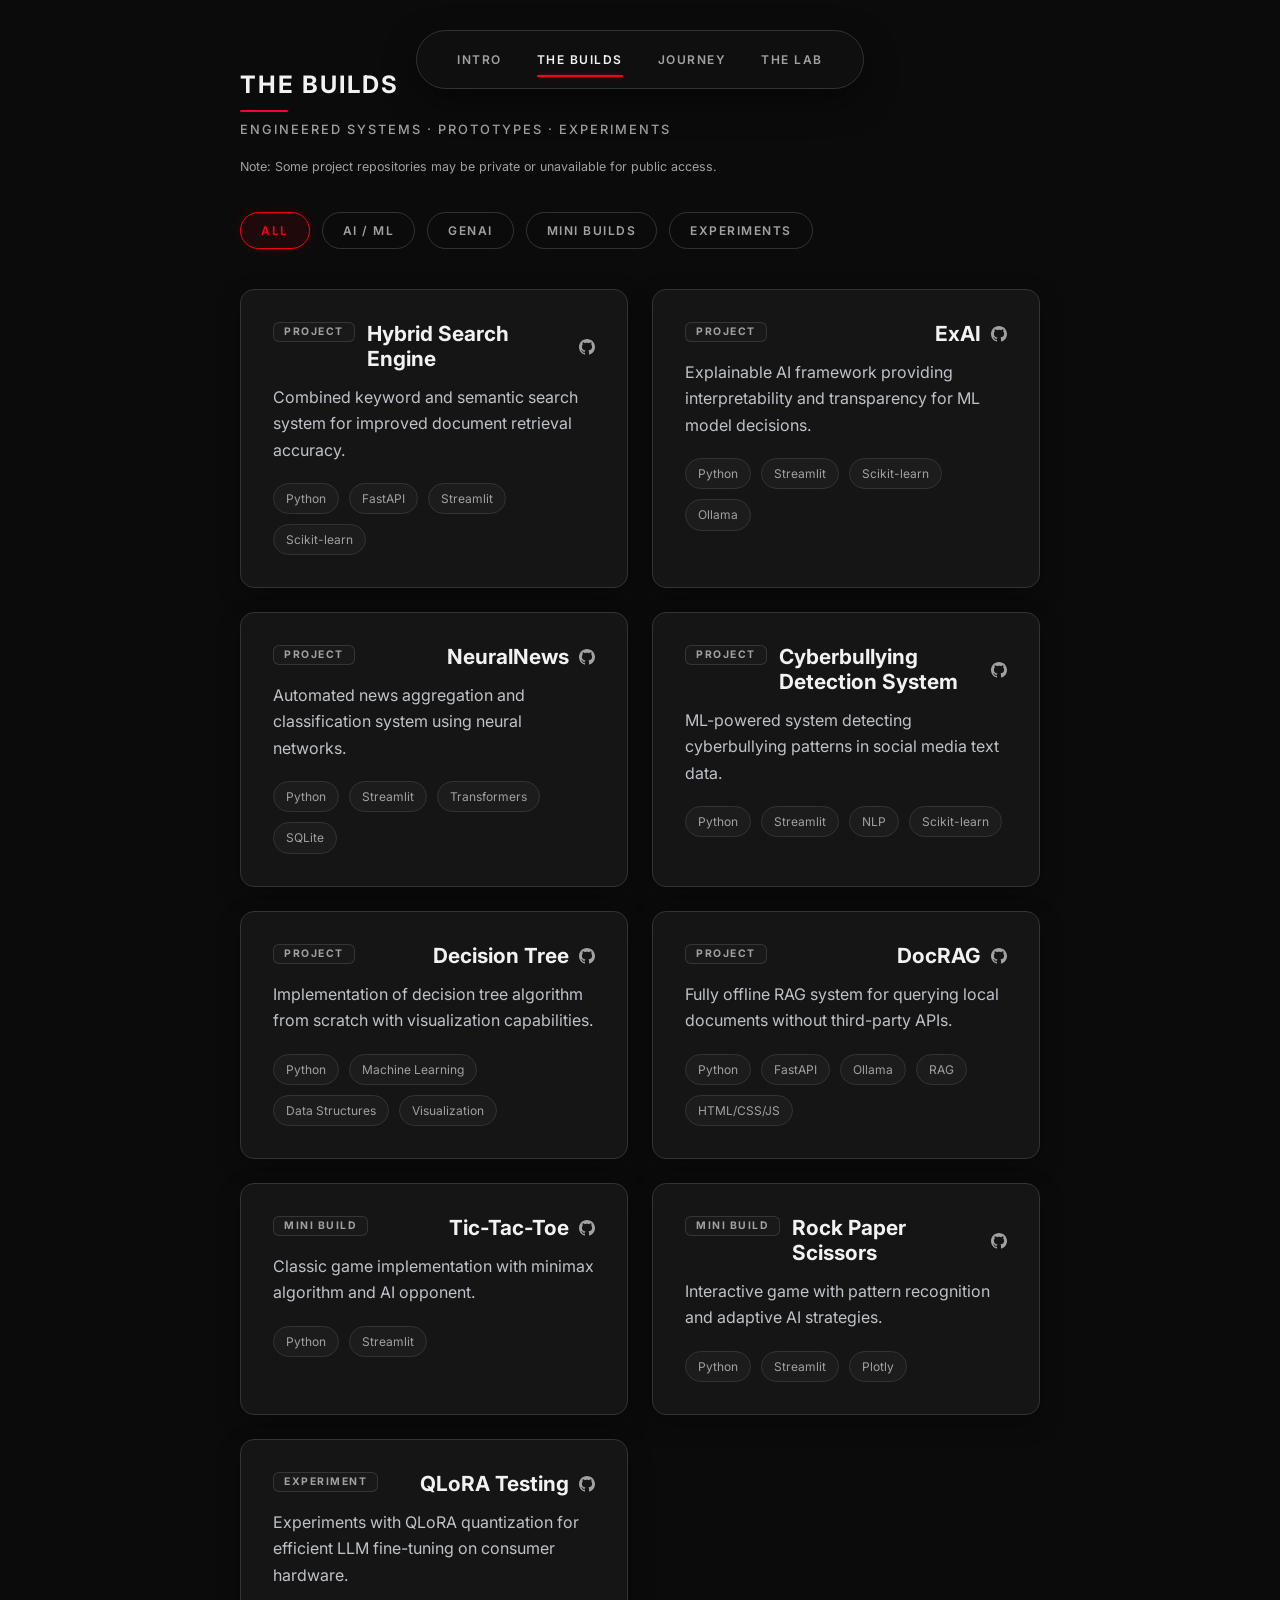
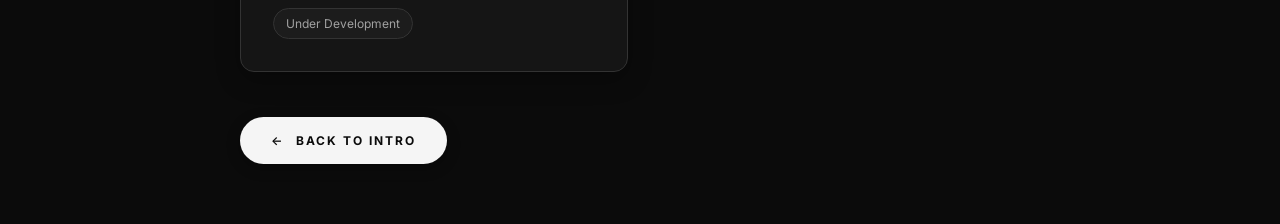
<file: projects.html>
<!DOCTYPE html>
<html lang="en">
<head>
  <script>
    (function () {
      try {
        if (window.innerWidth <= 768 && window.sessionStorage) {
          var dir = sessionStorage.getItem('swipeNavDirection');
          if (dir) {
            sessionStorage.removeItem('swipeNavDirection');
            var cls = dir === 'left' ? 'swipe-enter-from-right' : 'swipe-enter-from-left';
            document.documentElement.classList.add(cls);
          }
        }
      } catch (e) {}
    })();
  </script>

  <meta charset="UTF-8">
  <meta name="viewport" content="width=device-width, initial-scale=1.0, viewport-fit=cover">
  <meta http-equiv="X-Content-Type-Options" content="nosniff">
  <meta name="referrer" content="strict-origin-when-cross-origin">
  <meta http-equiv="Permissions-Policy" content="camera=(), microphone=(), geolocation=()">
  <meta name="description" content="The Builds — Projects by Niketh Sai. Engineered systems, prototypes and experiments in AI, ML and Generative AI.">
  <link rel="canonical" href="https://niketh-portfolio-jsah.vercel.app/projects.html">
  <meta property="og:title" content="The Builds — Niketh Sai">
  <meta property="og:description" content="Engineered systems, prototypes and experiments in AI, ML and Generative AI.">
  <meta property="og:type" content="website">
  <meta property="og:url" content="https://niketh-portfolio-jsah.vercel.app/projects.html">
  <meta name="twitter:card" content="summary">
  <title>The Builds — Niketh Sai</title>
  <link rel="preconnect" href="https://fonts.googleapis.com">
  <link rel="preconnect" href="https://fonts.gstatic.com" crossorigin>
  <link href="https://fonts.googleapis.com/css2?family=Inter:wght@300;400;500;600;700;800&display=swap" rel="stylesheet">
  <link rel="stylesheet" href="styles.css">
  <script>
    (function () {
      let isReload = false;
      if (window.performance) {
        const navEntries = window.performance.getEntriesByType('navigation');
        if (navEntries.length > 0 && navEntries[0].type === 'reload') {
          isReload = true;
        } else if (window.performance.navigation && window.performance.navigation.type === 1) {
          isReload = true;
        }
      }
      if (isReload) {
        window.location.replace('index.html');
      }
    })();
  </script>
</head>
<body class="projects-page">

<header class="navbar">
  <div class="logo">NIKETH</div>
  <nav class="nav-links">
    <a href="index.html">INTRO</a>
    <a href="projects.html" class="active">THE BUILDS</a>
    <a href="experience.html">JOURNEY</a>
    <a href="education.html">THE LAB</a>
  </nav>
</header>

<main>
  <section id="projects" class="content-section">
    <div class="section-inner">
      <h2 class="section-title">THE BUILDS</h2>
      <p class="section-subtitle">ENGINEERED SYSTEMS &middot; PROTOTYPES &middot; EXPERIMENTS</p>
      <p class="repo-notice">Note: Some project repositories may be private or unavailable for public access.</p>

      <!-- Filter Controls (Horizontally scrollable on mobile) -->
      <div class="filter-container" role="tablist" aria-label="Filter projects by classification">
        <button class="filter-btn active" data-filter="all" role="tab" aria-selected="true">ALL</button>
        <button class="filter-btn" data-filter="ai-ml" role="tab" aria-selected="false">AI / ML</button>
        <button class="filter-btn" data-filter="genai" role="tab" aria-selected="false">GENAI</button>
        <button class="filter-btn" data-filter="mini-builds" role="tab" aria-selected="false">MINI BUILDS</button>
        <button class="filter-btn" data-filter="experiments" role="tab" aria-selected="false">EXPERIMENTS</button>
      </div>

      <!-- Projects Grid (Dynamic) -->
      <div class="projects-grid" id="projectsGrid">
        <!-- Projects will be rendered here by JavaScript -->
      </div>

      <div style="margin-top: 45px; display: flex; justify-content: flex-start;">
        <a href="index.html" class="pill-btn" style="text-decoration: none; font-size: 0.75rem; padding: 13px 30px;">
          <span class="btn-arrow btn-arrow-left" style="margin-right: 4px; margin-left: 0;">&larr;</span>
          <span>BACK TO INTRO</span>
        </a>
      </div>
    </div>
  </section>
</main>

<script>
  // Project Data
  const projectsData = [
    {
      name: "Hybrid Search Engine",
      description: "Combined keyword and semantic search system for improved document retrieval accuracy.",
      tags: ["Python", "FastAPI", "Streamlit", "Scikit-learn"],
      classification: "PROJECT",
      filters: ["ai-ml"],
      github: "https://github.com/niketh-sai/Hybrid-Search-Engine"
    },
    {
      name: "ExAI",
      description: "Explainable AI framework providing interpretability and transparency for ML model decisions.",
      tags: ["Python", "Streamlit", "Scikit-learn", "Ollama"],
      classification: "PROJECT",
      filters: ["ai-ml"],
      github: "https://github.com/niketh-sai/ExAI"
    },
    {
      name: "NeuralNews",
      description: "Automated news aggregation and classification system using neural networks.",
      tags: ["Python", "Streamlit", "Transformers", "SQLite"],
      classification: "PROJECT",
      filters: ["ai-ml"],
      github: "https://github.com/niketh-sai/NeuralNews"
    },
    {
      name: "Cyberbullying Detection System",
      description: "ML-powered system detecting cyberbullying patterns in social media text data.",
      tags: ["Python", "Streamlit", "NLP", "Scikit-learn"],
      classification: "PROJECT",
      filters: ["ai-ml"],
      github: "https://github.com/niketh-sai/Cyberbullying-Detection-System"
    },
    {
      name: "Decision Tree",
      description: "Implementation of decision tree algorithm from scratch with visualization capabilities.",
      tags: ["Python", "Machine Learning", "Data Structures", "Visualization"],
      classification: "PROJECT",
      filters: ["ai-ml"],
      github: "https://github.com/niketh-sai/Decision-Tree"
    },
    {
      name: "DocRAG",
      description: "Fully offline RAG system for querying local documents without third-party APIs.",
      tags: ["Python", "FastAPI", "Ollama", "RAG", "HTML/CSS/JS"],
      classification: "PROJECT",
      filters: ["genai"],
      github: "https://github.com/niketh-sai/DocRAG"
    },
    {
      name: "Tic-Tac-Toe",
      description: "Classic game implementation with minimax algorithm and AI opponent.",
      tags: ["Python", "Streamlit"],
      classification: "MINI BUILD",
      filters: ["mini-builds"],
      github: "https://github.com/niketh-sai/TIC-TAC-TOE"
    },
    {
      name: "Rock Paper Scissors",
      description: "Interactive game with pattern recognition and adaptive AI strategies.",
      tags: ["Python", "Streamlit", "Plotly"],
      classification: "MINI BUILD",
      filters: ["mini-builds"],
      github: "https://github.com/niketh-sai/ROCK-PAPER-SCISSORS"
    },
    {
      name: "QLoRA Testing",
      description: "Experiments with QLoRA quantization for efficient LLM fine-tuning on consumer hardware.",
      tags: ["Under Development"],
      classification: "EXPERIMENT",
      filters: ["experiments"],
      github: "https://github.com/niketh-sai/QLoRA-Testing"
    }
  ];

  // Render Projects
  function renderProjects(filter = 'all') {
    const grid = document.getElementById('projectsGrid');
    if (!grid) return;

    grid.innerHTML = '';

    const filteredProjects = filter === 'all'
      ? projectsData
      : projectsData.filter(project => project.filters && project.filters.includes(filter));

    filteredProjects.forEach((project, index) => {
      const card = document.createElement('article');
      card.className = 'proj-card';
      card.style.opacity = '1';
      card.style.transform = 'translateY(0)';

      const header = document.createElement('div');
      header.className = 'proj-header';

      const classification = document.createElement('span');
      classification.className = 'proj-classification';
      classification.textContent = project.classification;

      const titleRow = document.createElement('div');
      titleRow.className = 'proj-title-row';

      const title = document.createElement('h3');
      title.className = 'proj-title';
      title.textContent = project.name;

      titleRow.appendChild(title);

      if (project.github) {
        const githubLink = document.createElement('a');
        githubLink.href = project.github;
        githubLink.target = '_blank';
        githubLink.rel = 'noopener noreferrer';
        githubLink.className = 'proj-github-icon';
        githubLink.setAttribute('aria-label', 'View ' + project.name + ' source code on GitHub');
        const svg = document.createElementNS('http://www.w3.org/2000/svg', 'svg');
        svg.setAttribute('width', '16');
        svg.setAttribute('height', '16');
        svg.setAttribute('viewBox', '0 0 24 24');
        svg.setAttribute('fill', 'currentColor');
        svg.setAttribute('aria-hidden', 'true');
        const path = document.createElementNS('http://www.w3.org/2000/svg', 'path');
        path.setAttribute('d', 'M12 0c-6.626 0-12 5.373-12 12 0 5.302 3.438 9.8 8.207 11.387.599.111.793-.261.793-.577v-2.234c-3.338.726-4.033-1.416-4.033-1.416-.546-1.387-1.333-1.756-1.333-1.756-1.089-.745.083-.729.083-.729 1.205.084 1.839 1.237 1.839 1.237 1.07 1.834 2.807 1.304 3.492.997.107-.775.418-1.305.762-1.604-2.665-.305-5.467-1.334-5.467-5.931 0-1.311.469-2.381 1.236-3.221-.124-.303-.535-1.524.117-3.176 0 0 1.008-.322 3.301 1.23.957-.266 1.983-.399 3.003-.404 1.02.005 2.047.138 3.006.404 2.291-1.552 3.297-1.23 3.297-1.23.653 1.653.242 2.874.118 3.176.77.84 1.235 1.911 1.235 3.221 0 4.609-2.807 5.624-5.479 5.921.43.372.823 1.102.823 2.222v3.293c0 .319.192.694.801.576 4.765-1.589 8.199-6.086 8.199-11.386 0-6.627-5.373-12-12-12z');
        svg.appendChild(path);
        githubLink.appendChild(svg);
        titleRow.appendChild(githubLink);
      }

      header.appendChild(classification);
      header.appendChild(titleRow);

      const desc = document.createElement('p');
      desc.className = 'proj-desc';
      desc.textContent = project.description;

      const stack = document.createElement('div');
      stack.className = 'proj-stack';
      project.tags.forEach(tag => {
        const span = document.createElement('span');
        span.textContent = tag;
        stack.appendChild(span);
      });

      card.appendChild(header);
      card.appendChild(desc);
      card.appendChild(stack);

      grid.appendChild(card);
    });
  }

  // Filter Event Listeners
  document.querySelectorAll('.filter-btn').forEach(btn => {
    btn.addEventListener('click', () => {
      document.querySelectorAll('.filter-btn').forEach(b => {
        b.classList.remove('active');
        b.setAttribute('aria-selected', 'false');
      });
      btn.classList.add('active');
      btn.setAttribute('aria-selected', 'true');
      const filter = btn.dataset.filter || 'all';
      renderProjects(filter);
    });
  });

  // Initial render
  renderProjects();
</script>

<script src="script.js"></script>
</body>
</html>
</file>
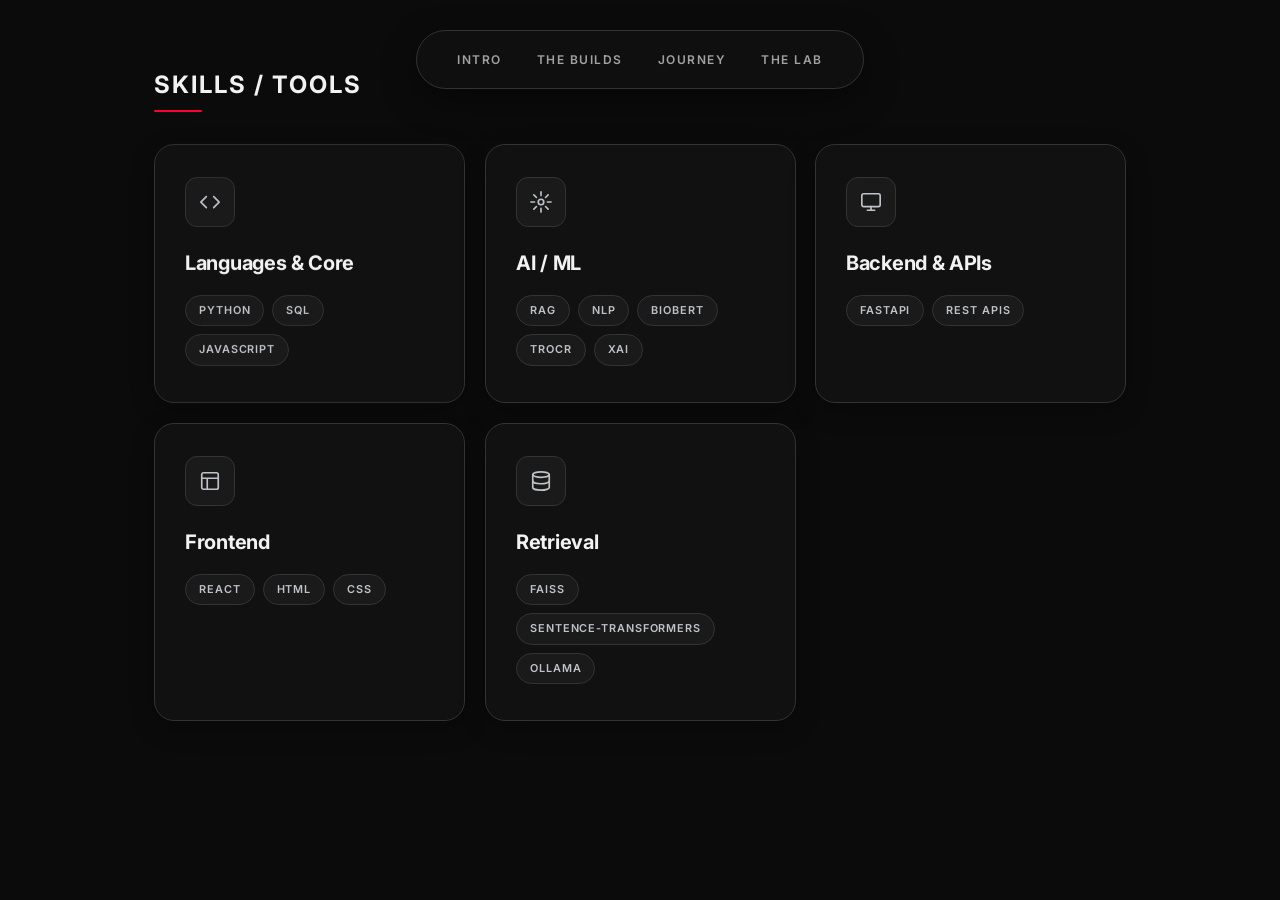
<file: skills.html>
<!DOCTYPE html>
<html lang="en">

<head>
  <meta charset="UTF-8">
  <meta name="viewport" content="width=device-width, initial-scale=1.0, viewport-fit=cover">
  <meta http-equiv="X-Content-Type-Options" content="nosniff">
  <meta name="referrer" content="strict-origin-when-cross-origin">
  <meta http-equiv="Permissions-Policy" content="camera=(), microphone=(), geolocation=()">
  <title>Skills — Niketh Sai</title>
  <link rel="preconnect" href="https://fonts.googleapis.com">
  <link rel="preconnect" href="https://fonts.gstatic.com" crossorigin>
  <link href="https://fonts.googleapis.com/css2?family=Inter:wght@400;500;600;700;800&display=swap" rel="stylesheet">
  <link rel="stylesheet" href="styles.css">
  <script>
    (function () {
      let isReload = false;
      if (window.performance) {
        const navEntries = window.performance.getEntriesByType('navigation');
        if (navEntries.length > 0 && navEntries[0].type === 'reload') {
          isReload = true;
        } else if (window.performance.navigation && window.performance.navigation.type === 1) {
          isReload = true;
        }
      }
      if (isReload) {
        window.location.replace('index.html');
      }
    })();
  </script>
</head>

<body>

  <header class="navbar">
    <div class="logo">NIKETH</div>
    <nav class="nav-links">
      <a href="index.html">INTRO</a>
      <a href="projects.html">THE BUILDS</a>
      <a href="experience.html">JOURNEY</a>
      <a href="education.html">THE LAB</a>
    </nav>
  </header>

  <main>
    <section id="skills" class="content-section skills-section">
      <div class="section-inner skills-inner">
        <h2 class="section-title">SKILLS / TOOLS</h2>
        <div class="skills-grid">

          <div class="skill-card">
            <div class="skill-icon">
              <svg width="22" height="22" viewBox="0 0 24 24" fill="none" stroke="currentColor" stroke-width="1.8"
                stroke-linecap="round" stroke-linejoin="round">
                <polyline points="16 18 22 12 16 6" />
                <polyline points="8 6 2 12 8 18" />
              </svg>
            </div>
            <h3 class="skill-card-title">Languages &amp; Core</h3>
            <div class="skill-tags">
              <span>Python</span><span>SQL</span><span>JavaScript</span>
            </div>
          </div>

          <div class="skill-card">
            <div class="skill-icon">
              <svg width="22" height="22" viewBox="0 0 24 24" fill="none" stroke="currentColor" stroke-width="1.8"
                stroke-linecap="round" stroke-linejoin="round">
                <circle cx="12" cy="12" r="3" />
                <path
                  d="M12 1v4M12 19v4M4.22 4.22l2.83 2.83M16.95 16.95l2.83 2.83M1 12h4M19 12h4M4.22 19.78l2.83-2.83M16.95 7.05l2.83-2.83" />
              </svg>
            </div>
            <h3 class="skill-card-title">AI / ML</h3>
            <div class="skill-tags">
              <span>RAG</span><span>NLP</span><span>BioBERT</span><span>TrOCR</span><span>XAI</span>
            </div>
          </div>

          <div class="skill-card">
            <div class="skill-icon">
              <svg width="22" height="22" viewBox="0 0 24 24" fill="none" stroke="currentColor" stroke-width="1.8"
                stroke-linecap="round" stroke-linejoin="round">
                <rect x="2" y="3" width="20" height="14" rx="2" />
                <line x1="8" y1="21" x2="16" y2="21" />
                <line x1="12" y1="17" x2="12" y2="21" />
              </svg>
            </div>
            <h3 class="skill-card-title">Backend &amp; APIs</h3>
            <div class="skill-tags">
              <span>FastAPI</span><span>REST APIs</span>
            </div>
          </div>

          <div class="skill-card">
            <div class="skill-icon">
              <svg width="22" height="22" viewBox="0 0 24 24" fill="none" stroke="currentColor" stroke-width="1.8"
                stroke-linecap="round" stroke-linejoin="round">
                <rect x="3" y="3" width="18" height="18" rx="2" />
                <path d="M3 9h18M9 21V9" />
              </svg>
            </div>
            <h3 class="skill-card-title">Frontend</h3>
            <div class="skill-tags">
              <span>React</span><span>HTML</span><span>CSS</span>
            </div>
          </div>

          <div class="skill-card">
            <div class="skill-icon">
              <svg width="22" height="22" viewBox="0 0 24 24" fill="none" stroke="currentColor" stroke-width="1.8"
                stroke-linecap="round" stroke-linejoin="round">
                <ellipse cx="12" cy="5" rx="9" ry="3" />
                <path d="M3 5v14c0 1.66 4.03 3 9 3s9-1.34 9-3V5" />
                <path d="M3 12c0 1.66 4.03 3 9 3s9-1.34 9-3" />
              </svg>
            </div>
            <h3 class="skill-card-title">Retrieval</h3>
            <div class="skill-tags">
              <span>FAISS</span><span>Sentence-Transformers</span><span>Ollama</span>
            </div>
          </div>

        </div>
      </div>
    </section>
  </main>

  <script src="script.js"></script>
</body>

</html>
</file>
<file: styles.css>
@import url('https://fonts.googleapis.com/css2?family=Inter:wght@300;400;500;600;700;800&family=Playfair+Display:ital,wght@1,400;1,700&display=swap');

:root {
  --bg-color: #0B0B0B;
  --card-bg: #151515;
  --text-primary: #F2F2F2;    /* Platinum */
  --text-secondary: #BFC3C8;  /* Secondary Silver */
  --text-muted: #A1A1A1;      /* Muted Grey */
  --accent-color: #E0E0E0;    /* Primary Silver */
  --accent-hover: #EBEBEB;    /* Bright Silver */
  --platinum: #F2F2F2;
  --primary-silver: #E0E0E0;
  --bright-silver: #EBEBEB;
  --secondary-silver: #BFC3C8;
  --muted-grey: #A1A1A1;
  --border-color: #333333;    /* Borders */
  --nav-bg: rgba(18, 18, 18, 0.75);

  /* OnePlus-inspired Red (#F50514) - Secondary Interactive Accent */
  --oneplus-red: #F50514;
  --oneplus-red-glow: rgba(245, 5, 20, 0.12);
  --oneplus-red-border: rgba(245, 5, 20, 0.35);
  --oneplus-red-bg: rgba(245, 5, 20, 0.12);

  /* Subtle, consistent transitions & curves */
  --transition-fast: 220ms ease;
  --transition-normal: 300ms ease;
  --ease-out-expo: cubic-bezier(0.16, 1, 0.3, 1);
  --ease-smooth: cubic-bezier(0.25, 1, 0.5, 1);
  --ease-bounce: cubic-bezier(0.34, 1.56, 0.64, 1);
}

@media (prefers-color-scheme: light) {
  :root {
    --bg-color: #0B0B0B;
    --card-bg: #151515;
    --text-primary: #F2F2F2;
    --text-secondary: #BFC3C8;
    --text-muted: #A1A1A1;
    --accent-color: #E0E0E0;
    --accent-hover: #EBEBEB;
    --platinum: #F2F2F2;
    --primary-silver: #E0E0E0;
    --bright-silver: #EBEBEB;
    --secondary-silver: #BFC3C8;
    --muted-grey: #A1A1A1;
    --border-color: #333333;
    --nav-bg: rgba(18, 18, 18, 0.75);
    --oneplus-red: #F50514;
    --oneplus-red-glow: rgba(245, 5, 20, 0.12);
    --oneplus-red-border: rgba(245, 5, 20, 0.35);
    --oneplus-red-bg: rgba(245, 5, 20, 0.12);
  }
}

.contact-buttons-wrapper {
  position: relative;
  display: inline-block;
}

* {
  margin: 0;
  padding: 0;
  box-sizing: border-box;
}

html {
  scroll-behavior: smooth;
}

body {
  background-color: var(--bg-color);
  color: var(--text-primary);
  font-family: 'Inter', sans-serif;
  overflow-x: hidden;
  line-height: 1.6;
  -webkit-font-smoothing: antialiased;
}

/* =========================================
   PRELOADER
========================================= */
.preloader {
  position: fixed;
  top: 0;
  left: 0;
  width: 100vw;
  height: 100vh;
  background-color: var(--bg-color);
  z-index: 9999;
  display: flex;
  justify-content: center;
  align-items: center;
  animation: fadeOut 0.8s var(--ease-out-expo) 2.2s forwards;
}

.preloader-content {
  display: flex;
  align-items: center;
  gap: 18px;
}

.name-loader {
  position: relative;
  font-size: 2.2rem;
  font-weight: 700;
  letter-spacing: -0.5px;
  display: flex;
  flex-direction: column;
  align-items: center;
  animation: pulseScale 2.2s var(--ease-smooth) forwards;
}

@keyframes pulseScale {
  0% { transform: scale(0.96); opacity: 0.8; }
  50% { transform: scale(1.02); opacity: 1; }
  100% { transform: scale(1); opacity: 1; }
}

.init-text {
  position: absolute;
  bottom: -28px;
  font-size: 0.65rem;
  font-weight: 500;
  color: var(--text-muted);
  letter-spacing: 4px;
  text-transform: uppercase;
  animation: pulse 1.5s infinite ease-in-out;
  white-space: nowrap;
}

@keyframes pulse {
  0%, 100% { opacity: 0.3; letter-spacing: 4px; }
  50% { opacity: 0.9; letter-spacing: 5px; }
}

.white-text { color: var(--text-primary); }
.blue-text { color: var(--oneplus-red); }

.line {
  height: 2px;
  background-color: var(--oneplus-red);
  width: 0;
  border-radius: 2px;
  box-shadow: 0 0 8px var(--oneplus-red-glow);
}

.left-line {
  animation: expandLineLeft 0.9s var(--ease-out-expo) 0.3s forwards;
}

.right-line {
  animation: expandLineRight 0.9s var(--ease-out-expo) 0.3s forwards;
}

@keyframes expandLineLeft {
  to { width: 50px; }
}
@keyframes expandLineRight {
  to { width: 50px; }
}

@keyframes fadeOut {
  to { opacity: 0; visibility: hidden; }
}

/* =========================================
   NAVBAR (SMOOTH HOVER & ONEPLUS RED ACCENT)
========================================= */
.navbar {
  display: flex;
  justify-content: center;
  align-items: center;
  padding: 0;
  position: fixed;
  top: 30px;
  left: 0;
  width: 100%;
  z-index: 1000;
}


.logo {
  display: none;
}

.nav-links {
  display: flex;
  align-items: center;
  justify-content: center;
  gap: 35px;
  background: var(--nav-bg);
  backdrop-filter: blur(20px);
  -webkit-backdrop-filter: blur(20px);
  border: 1px solid var(--border-color);
  padding: 15px 40px;
  border-radius: 50px;
  box-shadow: 0 12px 35px rgba(0, 0, 0, 0.4);
  transition: border-color var(--transition-normal) var(--ease-smooth),
              box-shadow var(--transition-normal) var(--ease-smooth);
}

.nav-links:hover {
  border-color: rgba(224, 224, 224, 0.25);
  box-shadow: 0 16px 40px rgba(0, 0, 0, 0.5), 0 0 16px var(--oneplus-red-glow);
}

.nav-links a {
  position: relative;
  color: var(--text-muted);
  text-decoration: none;
  font-size: 0.75rem;
  font-weight: 600;
  letter-spacing: 1.5px;
  padding: 4px 0;
  transition: color var(--transition-fast) var(--ease-smooth),
              transform var(--transition-fast) var(--ease-out-expo);
}

/* Expanding animated link underlines on hover with OnePlus Red */
.nav-links a::after {
  content: '';
  position: absolute;
  bottom: -4px;
  left: 0;
  width: 100%;
  height: 2px;
  background: var(--oneplus-red);
  border-radius: 2px;
  transform: scaleX(0);
  transform-origin: center;
  transition: transform 260ms var(--ease-out-expo),
              opacity 260ms ease,
              background-color 260ms ease,
              box-shadow 260ms ease;
  opacity: 0;
}

.nav-links a:hover {
  color: var(--bright-silver);
  transform: translateY(-1px);
}

.nav-links a:hover::after {
  transform: scaleX(1);
  opacity: 0.9;
  background: var(--oneplus-red);
  box-shadow: 0 0 8px var(--oneplus-red-glow);
}

/* Navigation active indicator in OnePlus Red with restrained 12% glow */
.nav-links a.active {
  color: var(--platinum);
  text-shadow: none;
}

.nav-links a.active::after {
  transform: scaleX(1);
  opacity: 1;
  background: var(--oneplus-red);
  box-shadow: 0 0 10px var(--oneplus-red-glow), 0 0 4px rgba(245, 5, 20, 0.35);
}



/* =========================================
   HERO SECTION
========================================= */
.hero-container {
  min-height: 100vh;
  display: flex;
  align-items: center;
  padding: 120px 12vw 80px;
  position: relative;
}

.hero-content {
  max-width: 800px;
}

.eyebrow {
  color: var(--text-muted);
  font-size: 0.75rem;
  letter-spacing: 4px;
  font-weight: 600;
  margin-bottom: 25px;
  text-transform: uppercase;
  opacity: 0;
  animation: heroFadeUp 0.8s var(--ease-out-expo) 0.2s forwards;
}

.hero-title {
  font-size: clamp(4rem, 10vw, 7.5rem);
  line-height: 1.05;
  font-weight: 800;
  letter-spacing: -2px;
  margin-bottom: 40px;
  opacity: 0;
  animation: heroFadeUp 0.9s var(--ease-out-expo) 0.35s forwards;
}

.first-name-wrap {
  position: relative;
  display: inline-block;
}

.hero-title .first-name {
  color: var(--text-primary);
  display: inline-block;
  position: relative;
  z-index: 1;
  font: inherit;
  letter-spacing: inherit;
}

.first-name-canvas {
  position: absolute;
  top: 50%;
  left: 50%;
  transform: translate(-50%, -50%);
  pointer-events: none;
  z-index: 2;
  width: 200%;
  height: 200%;
}

.hero-title .last-name {
  color: var(--text-primary);
  display: inline-block;
  position: relative;
  cursor: default;
  user-select: none;
  -webkit-user-select: none;
}

.hero-title:hover .first-name {
}

.hero-title:hover .last-name {
  transform: none;
}

.hero-title .letter-s {
  display: inline-block;
  color: var(--text-primary);
  transform: none !important;
  cursor: default;
}

.hero-title .ai-wrap {
  position: relative;
  display: inline-block;
  vertical-align: baseline;
  cursor: pointer;
  overflow: visible;
  line-height: inherit;
}

.hero-title .ai-text {
  font-family: inherit;
  font-weight: inherit;
  font-size: inherit;
  line-height: inherit;
  letter-spacing: inherit;
  white-space: nowrap;
}

.hero-title .ai-lower {
  display: inline-block;
  vertical-align: baseline;
  color: var(--text-primary);
}

.hero-title .ai-upper {
  position: absolute;
  left: 0;
  top: 0;
  color: var(--oneplus-red);
  opacity: 0;
  pointer-events: none;
  transition: text-shadow 250ms ease;
}

.hero-title .ai-upper.is-materialized {
  opacity: 1;
  text-shadow: 0 0 16px rgba(245, 5, 20, 0.55), 0 0 32px rgba(245, 5, 20, 0.25);
}

.hero-title .ai-dust-canvas {
  position: absolute;
  top: 0;
  left: 0;
  pointer-events: none !important;
  z-index: 10;
}

.hero-description {
  display: flex;
  align-items: stretch;
  gap: 25px;
  margin-bottom: 60px;
  margin-left: 5px;
  opacity: 0;
  animation: heroFadeUp 0.9s var(--ease-out-expo) 0.5s forwards;
}

@media (max-width: 480px) {
  .hero-description {
    gap: 16px;
    margin-bottom: 40px;
    margin-left: 0;
  }
}

.vertical-line {
  width: 3px;
  align-self: stretch;
  background-color: var(--accent-color);
  border-radius: 3px;
  flex-shrink: 0;
  transform-origin: center;
  transform: scaleY(0);
  animation: expandLineHeight 0.9s var(--ease-out-expo) 0.6s forwards;
  box-shadow: 0 0 8px rgba(224, 224, 224, 0.25);
  transition: background-color var(--transition-fast), box-shadow var(--transition-fast);
}

.hero-container:hover .vertical-line {
  background-color: var(--bright-silver);
}

@keyframes expandLineHeight {
  to { transform: scaleY(1); }
}

.hero-description p {
  color: var(--text-secondary);
  font-size: 1.05rem;
  line-height: 1.7;
  max-width: 520px;
  font-weight: 400;
}

/* Highlighted text with OnePlus Red hover interaction & 12% glow */
.hero-description .highlight,
.highlight {
  color: var(--text-primary);
  font-weight: 500;
  transition: color var(--transition-fast), text-shadow var(--transition-fast);
  cursor: default;
}

.hero-description .highlight:hover,
.highlight:hover {
  color: var(--oneplus-red) !important;
  text-shadow: 0 0 12px var(--oneplus-red-glow);
}

.hero-description p:hover .highlight {
  color: var(--bright-silver);
}

.hero-description p:hover .highlight:hover {
  color: var(--oneplus-red) !important;
  text-shadow: 0 0 12px var(--oneplus-red-glow);
}

/* =========================================
   BUTTONS (WITH ONEPLUS RED ARROW ACCENT)
========================================= */
.pill-btn {
  padding: 14px 34px;
  background-color: #F5F5F5;
  color: #0B0B0B;
  border-radius: 40px;
  border: 1px solid transparent;
  box-shadow: 0 4px 14px rgba(0, 0, 0, 0.3);
  transition: transform 240ms var(--ease-out-expo),
              box-shadow 240ms var(--ease-out-expo),
              background-color 240ms ease,
              color 240ms ease,
              border-color 240ms ease;
  font-size: 0.8rem;
  letter-spacing: 2px;
  font-weight: 700;
  text-transform: uppercase;
  display: inline-flex;
  align-items: center;
  justify-content: center;
  gap: 8px;
  width: fit-content;
  opacity: 0;
  cursor: pointer;
  animation: heroFadeUp 0.9s var(--ease-out-expo) 0.65s forwards;
}

.pill-btn:hover {
  transform: translateY(-2px);
  background-color: #E0E0E0;
  color: #0B0B0B;
  border-color: #E0E0E0;
  box-shadow: 0 6px 20px rgba(0, 0, 0, 0.4), 0 0 14px var(--oneplus-red-glow);
}

.pill-btn:active {
  transform: translateY(0) scale(0.98);
}

.btn-arrow,
.btn-arrow-left {
  display: inline-block;
  font-weight: 600;
  transition: transform 240ms var(--ease-out-expo), color 240ms ease;
}

.pill-btn:hover .btn-arrow {
  transform: translateX(4px);
  color: var(--oneplus-red);
}

.pill-btn:hover .btn-arrow-left {
  transform: translateX(-4px);
  color: var(--oneplus-red);
}

@keyframes heroFadeUp {
  from { opacity: 0; transform: translateY(30px); }
  to   { opacity: 1; transform: translateY(0); }
}

/* =========================================
   PHILOSOPHY / ABOUT SECTION
========================================= */
.philosophy-section {
  padding: 60px 12vw;
  display: flex;
  justify-content: center;
}

.philosophy-inner {
  position: relative;
  width: 100%;
  max-width: 800px;
  background: var(--card-bg);
  border: 1px solid var(--border-color);
  border-radius: 16px;
  padding: 32px 40px;
  transition: transform 320ms var(--ease-out-expo),
              border-color 300ms var(--ease-smooth),
              box-shadow 320ms var(--ease-out-expo),
              background-color 300ms ease;
  box-shadow: 0 10px 30px rgba(0, 0, 0, 0.25);
  overflow: hidden;
}

.philosophy-inner::before {
  content: '';
  position: absolute;
  top: 0;
  left: 0;
  right: 0;
  height: 1px;
  background: linear-gradient(90deg, transparent 5%, rgba(245, 5, 20, 0.4) 50%, transparent 95%);
  opacity: 0;
  transition: opacity 300ms var(--ease-smooth);
  pointer-events: none;
}

.philosophy-inner:hover {
  transform: translateY(-3px);
  border-color: rgba(224, 224, 224, 0.28);
  box-shadow: 0 18px 40px rgba(0, 0, 0, 0.45), 0 0 15px var(--oneplus-red-glow);
  background-color: #171717;
}

.philosophy-inner:hover::before {
  opacity: 1;
}

.philosophy-header {
  margin-bottom: 28px;
}

.philosophy-eyebrow {
  display: flex;
  align-items: center;
  gap: 12px;
  font-size: 0.65rem;
  font-weight: 600;
  letter-spacing: 3px;
  color: var(--text-muted);
  text-transform: uppercase;
}

.philosophy-line {
  display: inline-block;
  width: 24px;
  height: 1px;
  background-color: var(--accent-color);
  flex-shrink: 0;
  transition: width 300ms var(--ease-out-expo), background-color 300ms ease, box-shadow 300ms ease;
}

.philosophy-inner:hover .philosophy-line {
  width: 38px;
  background-color: var(--oneplus-red);
  box-shadow: 0 0 8px var(--oneplus-red-glow);
}

.philosophy-body {
  display: grid;
  grid-template-columns: 1fr 1fr;
  gap: 48px;
  align-items: start;
}

.philosophy-heading {
  font-size: clamp(1.93rem, 3.62vw, 3rem);
  font-weight: 400;
  line-height: 1.08;
  letter-spacing: -0.8px;
  color: var(--text-primary);
  margin: 0;
}

.ph-bold {
  font-weight: 800;
  display: block;
  margin-bottom: 6px;
}

.philosophy-heading em {
  font-style: italic;
  font-weight: 300;
  color: var(--text-primary);
  display: block;
  line-height: 1.08;
}

/* Selective Red Highlights with hover transitions */
.accent-red {
  color: var(--oneplus-red);
  font-style: italic;
  transition: color 300ms ease, text-shadow 300ms ease;
  cursor: default;
}

.accent-red:hover {
  color: #FF2E3B;
  text-shadow: 0 0 14px var(--oneplus-red-glow);
}

.intro-name {
  color: var(--oneplus-red);
  font-weight: 600;
  transition: color 300ms ease, text-shadow 300ms ease;
  cursor: default;
}

.intro-name:hover {
  color: #FF2E3B;
  text-shadow: 0 0 12px var(--oneplus-red-glow);
}

.philosophy-right {
  display: flex;
  flex-direction: column;
  gap: 18px;
}

.philosophy-right p {
  color: var(--text-secondary);
  font-size: 0.95rem;
  line-height: 1.75;
  font-weight: 400;
}

/* =========================================
   STATUS INDICATOR (AVAILABILITY)
========================================= */
.status-indicator {
  display: inline-flex;
  align-items: center;
  gap: 9px;
  font-size: 0.68rem;
  font-weight: 600;
  letter-spacing: 2.2px;
  text-transform: uppercase;
  color: var(--bright-silver);
  background: rgba(245, 5, 20, 0.08);
  border: 1px solid rgba(245, 5, 20, 0.28);
  padding: 6px 14px;
  border-radius: 20px;
  width: fit-content;
  margin-bottom: 8px;
  transition: border-color var(--transition-fast), background-color var(--transition-fast);
}

.status-indicator:hover {
  border-color: rgba(245, 5, 20, 0.5);
  background: rgba(245, 5, 20, 0.12);
}

.status-dot {
  width: 7px;
  height: 7px;
  background-color: var(--oneplus-red);
  border-radius: 50%;
  flex-shrink: 0;
}

.hero-status {
  margin-bottom: 24px;
  opacity: 0;
  animation: heroFadeUp 0.8s var(--ease-out-expo) 0.2s forwards;
}

@keyframes statusPulse {
}

/* =========================================
   PERSONAL TAGLINE & DETAILS STRIP
========================================= */
.hero-tagline {
  color: var(--secondary-silver);
  font-size: 1.15rem;
  line-height: 1.6;
  max-width: 560px;
  font-weight: 400;
  letter-spacing: 0.2px;
  margin-top: 4px;
  font-style: italic;
}

.personal-details-strip {
  display: flex;
  flex-wrap: wrap;
  align-items: center;
  gap: 10px;
  margin-top: 10px;
  padding-top: 18px;
  border-top: 1px solid rgba(255, 255, 255, 0.06);
}

.detail-badge {
  display: inline-flex;
  align-items: center;
  background: rgba(255, 255, 255, 0.03);
  border: 1px solid rgba(255, 255, 255, 0.08);
  padding: 5px 12px;
  border-radius: 6px;
  font-size: 0.75rem;
  color: var(--secondary-silver);
  letter-spacing: 0.5px;
  font-weight: 500;
  transition: border-color var(--transition-fast), color var(--transition-fast), background var(--transition-fast);
}

.detail-badge:hover {
  border-color: rgba(245, 5, 20, 0.35);
  color: var(--bright-silver);
  background: rgba(245, 5, 20, 0.05);
}

/* =========================================
   EXPLORE ALL BUILDS SUBTLE LINK
========================================= */
.explore-builds-wrapper {
  margin-top: 20px;
  display: flex;
  justify-content: flex-start;
}

.subtle-explore-link {
  display: inline-flex;
  align-items: center;
  gap: 10px;
  font-size: 0.75rem;
  font-weight: 700;
  letter-spacing: 2px;
  text-transform: uppercase;
  color: var(--secondary-silver);
  text-decoration: none;
  padding: 6px 0;
  position: relative;
  transition: color var(--transition-fast), transform var(--transition-fast);
}

.subtle-explore-link:hover {
  color: var(--bright-silver);
  transform: translateX(3px);
}

.subtle-explore-link .link-arrow {
  color: var(--oneplus-red);
  transition: transform var(--transition-fast);
  display: inline-block;
}

.subtle-explore-link:hover .link-arrow {
  transform: translateX(4px);
}

/* =========================================
   CONNECT SECTION
========================================= */
.connect-section {
  padding: 60px 12vw 80px;
  display: flex;
  justify-content: center;
  background-color: var(--bg-color);
}

.connect-inner {
  width: 100%;
  max-width: 920px;
  text-align: center;
}

.connect-inner .section-title {
  margin-bottom: 60px;
}

.connect-inner .section-title::after {
  background: #ff0033;
}

.connect-inner:hover .section-title::after {
  background: #ff0033;
  box-shadow: none;
}

.connect-icons {
  display: flex;
  align-items: center;
  justify-content: center;
  gap: 56px;
}

.connect-icon {
  display: flex;
  align-items: center;
  justify-content: center;
  color: #bfc0c2;
  transition: color 250ms ease,
              transform 250ms ease;
}

.connect-icon svg {
  fill: currentColor;
}

.connect-icon:hover {
  color: #ff0033;
  transform: scale(1.08);
}

.connect-icon:active {
  transform: scale(1.02);
}

@media (max-width: 768px) {
  .connect-icons {
    gap: 40px;
  }

  .connect-section {
    padding: 48px 8vw 64px;
  }
}

@media (max-width: 480px) {
  .connect-icons {
    gap: 32px;
  }

  .connect-inner .section-title {
    margin-bottom: 48px;
  }
}

/* =========================================
   WHAT I BRING & WHERE I'M HEADED
========================================= */
.what-i-bring-section {
  padding: 34px 12vw 48px;
  min-height: auto;
  display: flex;
  align-items: flex-start;
  justify-content: center;
}

.what-i-bring-section .section-inner {
  width: 100%;
  max-width: 800px;
}

.what-i-bring-section .section-title {
  margin-bottom: 40px;
}

.what-i-bring-section .section-title::after {
  width: 48px;
}

.what-i-bring-inner {
  width: 100%;
  background: var(--card-bg);
  border: 1px solid var(--border-color);
  border-radius: 16px;
  padding: 48px 52px;
  transition: transform 320ms var(--ease-out-expo),
              border-color 300ms var(--ease-smooth),
              box-shadow 320ms var(--ease-out-expo),
              background-color 300ms ease;
  box-shadow: 0 10px 30px rgba(0, 0, 0, 0.25);
  overflow: hidden;
}

.what-i-bring-inner::before {
  content: '';
  position: absolute;
  top: 0;
  left: 0;
  right: 0;
  height: 1px;
  background: linear-gradient(90deg, transparent 5%, rgba(245, 5, 20, 0.4) 50%, transparent 95%);
  opacity: 0;
  transition: opacity 300ms var(--ease-smooth);
  pointer-events: none;
}

.what-i-bring-inner:hover {
  transform: translateY(-3px);
  border-color: rgba(224, 224, 224, 0.28);
  box-shadow: 0 18px 40px rgba(0, 0, 0, 0.45), 0 0 15px var(--oneplus-red-glow);
  background-color: #171717;
}

.what-i-bring-inner:hover::before {
  opacity: 1;
}

.principles-grid {
  display: grid;
  grid-template-columns: repeat(2, 1fr);
  gap: 32px;
  margin-bottom: 48px;
}

.principle-card {
  position: relative;
  padding: 28px 24px;
  background: rgba(255, 255, 255, 0.02);
  border: 1px solid var(--border-color);
  border-radius: 12px;
  transition: transform 280ms var(--ease-out-expo),
              border-color 280ms var(--ease-smooth),
              background-color 280ms ease,
              box-shadow 280ms var(--ease-out-expo);
}

.principle-card:hover {
  transform: translateY(-3px);
  border-color: rgba(245, 5, 20, 0.35);
  background: rgba(245, 5, 20, 0.04);
  box-shadow: 0 8px 20px rgba(0, 0, 0, 0.3), 0 0 12px var(--oneplus-red-glow);
}

.principle-number {
  display: block;
  font-size: 2.5rem;
  font-weight: 800;
  letter-spacing: -1px;
  color: var(--primary-silver);
  margin-bottom: 12px;
  transition: color 280ms ease, transform 280ms var(--ease-out-expo);
  line-height: 1;
}

.principle-card:hover .principle-number {
  color: var(--oneplus-red);
  transform: translateX(3px);
}

.principle-heading {
  font-size: 1rem;
  font-weight: 700;
  letter-spacing: 1px;
  color: var(--text-primary);
  margin: 0 0 12px 0;
  text-transform: uppercase;
  transition: color 280ms ease;
}

.principle-card:hover .principle-heading {
  color: #FFFFFF;
}

.principle-desc {
  color: var(--text-secondary);
  font-size: 0.9rem;
  line-height: 1.65;
  margin: 0;
  transition: color 280ms ease;
}

.principle-card:hover .principle-desc {
  color: var(--primary-silver);
}

.principles-divider {
  width: 100%;
  height: 1px;
  background: linear-gradient(90deg, transparent 0%, var(--primary-silver) 50%, transparent 100%);
  margin: 36px 0;
  opacity: 0.4;
  transition: opacity 300ms ease;
}

.what-i-bring-inner:hover .principles-divider {
  opacity: 0.6;
}

.opportunities-section {
  margin-top: 36px;
}

.opportunities-header {
  margin-bottom: 24px;
}

.availability-indicator {
  display: inline-flex;
  align-items: center;
  gap: 10px;
  font-size: 0.7rem;
  font-weight: 700;
  letter-spacing: 2.5px;
  text-transform: uppercase;
  color: var(--bright-silver);
  background: rgba(245, 5, 20, 0.08);
  border: 1px solid rgba(245, 5, 20, 0.28);
  padding: 8px 16px;
  border-radius: 24px;
  transition: border-color var(--transition-fast), background-color var(--transition-fast);
}

.availability-indicator:hover {
  border-color: rgba(245, 5, 20, 0.5);
  background: rgba(245, 5, 20, 0.12);
}

.availability-dot {
  width: 8px;
  height: 8px;
  background-color: var(--oneplus-red);
  border-radius: 50%;
  flex-shrink: 0;
}

.availability-text {
  color: var(--bright-silver);
  transition: color var(--transition-fast);
}

.roles-row {
  display: flex;
  gap: 12px;
  margin-bottom: 20px;
  flex-wrap: wrap;
}

.role-badge {
  display: inline-flex;
  align-items: center;
  background: rgba(255, 255, 255, 0.04);
  border: 1px solid var(--border-color);
  padding: 8px 16px;
  border-radius: 8px;
  font-size: 0.8rem;
  color: var(--primary-silver);
  letter-spacing: 0.5px;
  font-weight: 600;
  transition: border-color var(--transition-fast), color var(--transition-fast), background var(--transition-fast), transform var(--transition-fast);
}

.role-badge:hover {
  border-color: rgba(245, 5, 20, 0.4);
  color: #FFFFFF;
  background: rgba(245, 5, 20, 0.08);
  transform: translateY(-2px);
}

.opportunities-desc {
  color: var(--text-secondary);
  font-size: 0.95rem;
  line-height: 1.7;
  margin: 0;
  max-width: 680px;
}

/* =========================================
   HERO CONTACT BUTTONS
========================================= */
.contact-buttons-wrapper {
  display: flex;
  gap: 20px;
  align-items: center;
  flex-wrap: wrap;
}

.pill-btn-primary {
  background: var(--bright-silver);
  color: var(--bg-color);
  border: 1px solid var(--bright-silver);
}

.pill-btn-primary:hover {
  background: #FFFFFF;
  border-color: #FFFFFF;
  transform: translateY(-2px);
  box-shadow: 0 8px 24px rgba(255, 255, 255, 0.15);
}

.pill-btn-secondary {
  background: transparent;
  color: var(--primary-silver);
  border: 1px solid var(--border-color);
}

.pill-btn-secondary:hover {
  background: rgba(224, 224, 224, 0.08);
  border-color: var(--primary-silver);
  color: var(--bright-silver);
  transform: translateY(-2px);
  box-shadow: 0 8px 20px rgba(0, 0, 0, 0.3);
}

.pill-btn-primary svg,
.pill-btn-secondary svg {
  transition: color 250ms var(--ease-smooth);
}

.pill-btn-primary:hover svg,
.pill-btn-secondary:hover svg {
  color: var(--oneplus-red);
}

/* =========================================
   OTHER SECTIONS & CARDS
========================================= */
.content-section {
  padding: 66px 12vw 60px;
  min-height: 100vh;
  display: flex;
  align-items: flex-start;
  justify-content: center;
}

/* =========================================
   FILTER BUTTONS
========================================= */
.filter-container {
  display: flex;
  gap: 12px;
  margin-bottom: 40px;
  flex-wrap: wrap;
}

@media (max-width: 768px) {
  .filter-container {
    flex-wrap: nowrap;
    overflow-x: auto;
    -webkit-overflow-scrolling: touch;
    padding-bottom: 8px;
    margin-bottom: 28px;
    max-width: 100%;
    scrollbar-width: none;
  }
  .filter-container::-webkit-scrollbar {
    display: none;
  }
  .filter-btn {
    white-space: nowrap;
    flex-shrink: 0;
  }
}

.filter-btn {
  padding: 10px 20px;
  background: transparent;
  border: 1px solid var(--border-color);
  border-radius: 24px;
  color: var(--text-muted);
  font-size: 0.75rem;
  font-weight: 600;
  letter-spacing: 1.5px;
  text-transform: uppercase;
  cursor: pointer;
  transition: all 280ms var(--ease-smooth);
  font-family: inherit;
}

.filter-btn:hover {
  border-color: var(--primary-silver);
  color: var(--primary-silver);
  background: rgba(255, 255, 255, 0.04);
}

.filter-btn.active {
  border-color: var(--oneplus-red);
  color: var(--oneplus-red);
  background: rgba(245, 5, 20, 0.08);
  box-shadow: 0 0 12px var(--oneplus-red-glow);
}

.section-inner {
  width: 100%;
  max-width: 800px;
}

.section-title {
  font-size: 1.5rem;
  font-weight: 700;
  letter-spacing: 2px;
  margin-bottom: 40px;
  color: var(--text-primary);
  position: relative;
  display: inline-block;
}

.section-title::after {
  content: '';
  position: absolute;
  bottom: -8px;
  left: 0;
  width: 24px;
  height: 2px;
  background: #ff0033;
  border-radius: 2px;
  transition: width 350ms var(--ease-out-expo), background-color 300ms ease, box-shadow 300ms ease;
}

.content-section.is-visible .section-title::after,
.section-inner:hover .section-title::after {
  width: 48px;
  background: #ff0033;
  box-shadow: none;
}

.what-i-bring-section > .section-title::after {
  width: 48px;
}

.section-subtitle {
  color: var(--text-muted);
  font-size: 0.8rem;
  letter-spacing: 2px;
  text-transform: uppercase;
  margin-top: -24px;
  margin-bottom: 16px;
  font-weight: 500;
}

.repo-notice {
  color: var(--text-muted);
  font-size: 0.78rem;
  margin-bottom: 35px;
  font-weight: 400;
}

.category-header {
  margin-top: 45px;
  margin-bottom: 25px;
  display: flex;
  align-items: center;
  gap: 15px;
}

.category-title {
  font-size: 0.8rem;
  letter-spacing: 2.5px;
  text-transform: uppercase;
  color: var(--primary-silver);
  font-weight: 700;
}

.category-line {
  flex-grow: 1;
  height: 1px;
  background: var(--border-color);
}

.section-body p {
  color: var(--text-secondary);
  font-size: 1.05rem;
  line-height: 1.7;
}

.projects-grid {
  display: flex;
  flex-direction: column;
  gap: 35px;
}

/* Grid layout for projects page */
.projects-page .projects-grid {
  display: grid;
  grid-template-columns: repeat(auto-fill, minmax(300px, 1fr));
  gap: 24px;
}

/* =========================================
   PROJECT CARDS (ELEVATION & ILLUMINATION)
========================================= */
.proj-card {
  position: relative;
  background: var(--card-bg);
  border: 1px solid var(--border-color);
  padding: 40px;
  border-radius: 14px;
  transition: transform 320ms var(--ease-out-expo),
              border-color 300ms var(--ease-smooth),
              box-shadow 300ms var(--ease-smooth),
              background-color 300ms ease;
  box-shadow: 0 8px 24px rgba(0, 0, 0, 0.28);
  overflow: hidden;
}

/* Subtle top edge illumination with OnePlus Red gradient */
.proj-card::before {
  content: '';
  position: absolute;
  top: 0;
  left: 0;
  right: 0;
  height: 1px;
  background: linear-gradient(90deg, transparent 5%, rgba(245, 5, 20, 0.45) 50%, transparent 95%);
  opacity: 0;
  transition: opacity 300ms var(--ease-smooth);
  pointer-events: none;
}

.proj-card:hover {
  transform: translateY(-5px);
  border-color: var(--oneplus-red);
  box-shadow: 0 20px 42px rgba(0, 0, 0, 0.5), 0 0 24px var(--oneplus-red-glow);
  background-color: #171717;
}

.proj-card:hover::before {
  opacity: 1;
}

/* INTRO page project card styling (with numbers) */
.proj-header {
  display: flex;
  align-items: center;
  gap: 12px;
  margin-bottom: 8px;
}

.proj-num {
  display: inline-flex;
  align-items: center;
  justify-content: center;
  font-size: 0.75rem;
  font-weight: 700;
  letter-spacing: 1px;
  font-variant-numeric: tabular-nums;
  color: var(--text-muted);
  border: 1px solid rgba(255, 255, 255, 0.12);
  background: rgba(255, 255, 255, 0.02);
  border-radius: 6px;
  padding: 3px 9px;
  line-height: 1;
  transition: color 300ms ease,
              border-color 300ms ease,
              box-shadow 300ms ease,
              background-color 300ms ease;
}

.proj-dash {
  color: var(--text-muted);
  font-size: 1rem;
  font-weight: 300;
  transition: color 300ms ease;
}

.proj-header h3,
.proj-title {
  font-size: 1.4rem;
  margin-bottom: 0;
  color: var(--text-primary);
  transition: color 280ms ease, transform 280ms var(--ease-out-expo);
}

.proj-title-row {
  display: flex;
  align-items: center;
  gap: 10px;
}

.proj-github-icon {
  display: inline-flex;
  align-items: center;
  justify-content: center;
  color: var(--text-muted);
  transition: color 250ms ease;
  line-height: 1;
}

.proj-github-icon:hover {
  color: #ff0033;
}

.proj-github-icon svg {
  display: block;
}

.proj-card:hover .proj-num {
  color: #FFFFFF;
  border-color: var(--oneplus-red);
  background: rgba(245, 5, 20, 0.1);
  box-shadow: 0 0 10px var(--oneplus-red-glow);
}

.proj-card:hover .proj-dash {
  color: var(--oneplus-red);
}

.proj-card:hover h3,
.proj-card:hover .proj-title {
  color: #FFFFFF;
  transform: translateX(2px);
}

.proj-tag {
  color: var(--secondary-silver);
  font-size: 0.85rem;
  margin-bottom: 20px;
  font-weight: 500;
  transition: color 240ms ease;
}

.proj-card:hover .proj-tag {
  color: var(--primary-silver);
}

.proj-desc {
  color: var(--text-secondary);
  margin-bottom: 20px;
  line-height: 1.7;
  transition: color 240ms ease;
}

.proj-card:hover .proj-desc {
  color: #D1D5DB;
}

.proj-stack {
  display: flex;
  gap: 10px;
  flex-wrap: wrap;
}

/* Projects page specific overrides */
.projects-page .proj-card {
  padding: 32px;
}

.projects-page .proj-header {
  display: flex;
  align-items: flex-start;
  justify-content: space-between;
  gap: 12px;
  margin-bottom: 12px;
}

.projects-page .proj-classification {
  display: inline-flex;
  align-items: center;
  font-size: 0.65rem;
  font-weight: 700;
  letter-spacing: 1.5px;
  text-transform: uppercase;
  color: var(--text-muted);
  border: 1px solid rgba(255, 255, 255, 0.12);
  background: rgba(255, 255, 255, 0.02);
  border-radius: 6px;
  padding: 4px 10px;
  line-height: 1;
  transition: color 300ms ease,
              border-color 300ms ease,
              box-shadow 300ms ease,
              background-color 300ms ease;
  flex-shrink: 0;
}

.projects-page .proj-card:hover .proj-classification {
  color: #FFFFFF;
  border-color: var(--oneplus-red);
  background: rgba(245, 5, 20, 0.1);
  box-shadow: 0 0 10px var(--oneplus-red-glow);
}

.projects-page .proj-header h3,
.projects-page .proj-title {
  font-size: 1.3rem;
  line-height: 1.2;
}

.projects-page .proj-desc {
  line-height: 1.65;
}

/* Hide old elements on projects page */
.projects-page .proj-num,
.projects-page .proj-dash,
.projects-page .proj-tag {
  display: none !important;
}

/* Hide classification on INTRO page */
.proj-classification {
  display: none;
}

/* Show classification on projects page */
.projects-page .proj-classification {
  display: inline-flex;
}

/* Technology keywords with selective OnePlus Red hover accent & 12% glow */
.proj-stack span {
  font-size: 0.75rem;
  padding: 5px 12px;
  border-radius: 20px;
  background: rgba(255, 255, 255, 0.03);
  border: 1px solid var(--border-color);
  color: var(--text-muted);
  transition: background 220ms ease,
              color 220ms ease,
              border-color 220ms ease,
              box-shadow 220ms ease,
              transform 220ms var(--ease-out-expo);
}

.proj-card:hover .proj-stack span {
  background: rgba(255, 255, 255, 0.06);
  color: var(--secondary-silver);
  border-color: #444444;
}

.proj-stack span:hover {
  transform: translateY(-2px);
  background: var(--oneplus-red-bg) !important;
  color: #FFFFFF !important;
  border-color: var(--oneplus-red) !important;
  box-shadow: 0 4px 12px var(--oneplus-red-glow);
}

/* GitHub Link Style */
.proj-github-link {
  display: inline-flex;
  align-items: center;
  gap: 6px;
  font-size: 0.75rem;
  font-weight: 600;
  letter-spacing: 1.5px;
  text-transform: uppercase;
  color: var(--secondary-silver);
  text-decoration: none;
  margin-top: 16px;
  transition: color var(--transition-fast), transform var(--transition-fast);
}

.proj-github-link:hover {
  color: var(--oneplus-red);
  transform: translateX(3px);
}

.proj-github-link .link-arrow {
  transition: transform var(--transition-fast);
}

.proj-github-link:hover .link-arrow {
  transform: translateX(2px);
}

/* =========================================
   SKILLS SECTION (CARDS & INTERACTIVE ICONS)
========================================= */
.skills-inner {
  max-width: 1100px;
}

.skills-grid {
  display: grid;
  grid-template-columns: repeat(3, 1fr);
  gap: 20px;
}

.skill-card {
  position: relative;
  background: #111111;
  border: 1px solid var(--border-color);
  border-radius: 20px;
  padding: 32px 30px 36px;
  display: flex;
  flex-direction: column;
  gap: 0;
  transition: transform 320ms var(--ease-out-expo),
              border-color 300ms var(--ease-smooth),
              box-shadow 320ms var(--ease-out-expo),
              background-color 300ms ease;
  box-shadow: 0 8px 24px rgba(0, 0, 0, 0.25);
  cursor: default;
  overflow: hidden;
}

.skill-card::before {
  content: '';
  position: absolute;
  top: 0;
  left: 0;
  right: 0;
  height: 1px;
  background: linear-gradient(90deg, transparent 5%, rgba(245, 5, 20, 0.4) 50%, transparent 95%);
  opacity: 0;
  transition: opacity 300ms var(--ease-smooth);
  pointer-events: none;
}

.skill-card:hover {
  transform: translateY(-4px);
  border-color: rgba(245, 5, 20, 0.25);
  box-shadow: 0 18px 40px rgba(0, 0, 0, 0.45), 0 0 16px var(--oneplus-red-glow);
  background-color: #141414;
}

.skill-card:hover::before {
  opacity: 1;
}

/* Interactive icons shifting to OnePlus Red on hover with 12% glow */
.skill-icon {
  width: 50px;
  height: 50px;
  background: rgba(255, 255, 255, 0.04);
  border: 1px solid var(--border-color);
  border-radius: 12px;
  display: flex;
  align-items: center;
  justify-content: center;
  color: var(--secondary-silver);
  margin-bottom: 24px;
  transition: background 240ms ease,
              color 240ms ease,
              border-color 240ms ease,
              box-shadow 240ms ease,
              transform 240ms var(--ease-out-expo);
}

.skill-card:hover .skill-icon {
  background: rgba(245, 5, 20, 0.08);
  border-color: var(--oneplus-red);
  color: var(--oneplus-red);
  transform: translateY(-2px);
  box-shadow: 0 0 14px var(--oneplus-red-glow);
}

.skill-card-title {
  font-size: 1.25rem;
  font-weight: 700;
  color: var(--text-primary);
  letter-spacing: -0.3px;
  margin-bottom: 20px;
  line-height: 1.2;
}

.skill-tags {
  display: flex;
  flex-wrap: wrap;
  gap: 8px;
}

/* Technology keywords in skills section with selective OnePlus Red hover */
.skill-tags span {
  font-size: 0.68rem;
  font-weight: 600;
  letter-spacing: 0.9px;
  text-transform: uppercase;
  padding: 6px 13px;
  border-radius: 20px;
  background: rgba(255, 255, 255, 0.04);
  border: 1px solid var(--border-color);
  color: var(--secondary-silver);
  transition: background 220ms ease,
              color 220ms ease,
              border-color 220ms ease,
              box-shadow 220ms ease,
              transform 220ms var(--ease-out-expo);
}

.skill-tags span:hover {
  background: var(--oneplus-red-bg);
  color: #FFFFFF;
  border-color: var(--oneplus-red);
  transform: translateY(-2px);
  box-shadow: 0 4px 12px var(--oneplus-red-glow);
}

/* =========================================
   EDITORIAL JOURNEY (GEOMETRIC TIMELINE)
========================================= */
.editorial-section .section-inner {
  max-width: 960px;
}

.editorial-section .section-subtitle {
  margin-bottom: 18px;
}

.editorial-journey {
  width: 100%;
  display: flex;
  flex-direction: column;
  margin-top: 0;
}

.journey-entry {
  display: grid;
  grid-template-columns: 190px 1fr;
  gap: 48px;
  padding: 24px 0;
  border-top: 1px solid var(--border-color);
  transition: border-color 300ms var(--ease-smooth),
              background-color 300ms ease;
  position: relative;
}

.journey-entry:last-child {
  border-bottom: 1px solid var(--border-color);
}

.journey-entry:hover {
  border-color: rgba(245, 5, 20, 0.35);
}

/* Left Column: Large Year Typography */
.journey-year-col {
  display: flex;
  flex-direction: column;
  align-items: flex-start;
  gap: 6px;
}

.journey-year {
  font-size: clamp(2.2rem, 3.6vw, 3.2rem);
  font-weight: 800;
  line-height: 1;
  letter-spacing: -1.5px;
  font-variant-numeric: tabular-nums;
  color: var(--primary-silver);
  transition: color 280ms ease, transform 280ms var(--ease-out-expo);
}

.journey-entry:hover .journey-year {
  color: var(--oneplus-red);
  transform: translateX(2px);
}

.journey-period {
  font-size: 0.68rem;
  font-weight: 600;
  letter-spacing: 2px;
  text-transform: uppercase;
  color: var(--text-muted);
  transition: color 280ms ease;
}

.journey-entry:hover .journey-period {
  color: var(--secondary-silver);
}

.journey-badge {
  display: inline-block;
  font-size: 0.62rem;
  font-weight: 700;
  letter-spacing: 1.5px;
  text-transform: uppercase;
  padding: 3px 8px;
  border-radius: 4px;
  margin-top: 4px;
  border: 1px solid var(--border-color);
  color: var(--text-muted);
  background: rgba(255, 255, 255, 0.02);
  transition: all 260ms ease;
}

.journey-badge.active-badge {
  border-color: rgba(245, 5, 20, 0.4);
  color: var(--oneplus-red);
  background: var(--oneplus-red-bg);
}

.journey-entry:hover .journey-badge:not(.active-badge) {
  border-color: rgba(224, 224, 224, 0.25);
  color: var(--primary-silver);
}

/* Right Column: Experience / Education Content */
.journey-content-col {
  display: flex;
  flex-direction: column;
  transition: transform 280ms var(--ease-out-expo);
}

.journey-entry:hover .journey-content-col {
  transform: translateX(4px);
}

.journey-role {
  font-size: 1.35rem;
  font-weight: 700;
  color: var(--text-primary);
  letter-spacing: -0.3px;
  margin-bottom: 4px;
  line-height: 1.25;
  transition: color 260ms ease;
}

.journey-entry:hover .journey-role {
  color: #FFFFFF;
}

.journey-org {
  font-size: 0.88rem;
  font-weight: 500;
  color: var(--secondary-silver);
  margin-bottom: 10px;
  display: flex;
  align-items: center;
  gap: 8px;
  flex-wrap: wrap;
}

.journey-org .org-dot {
  width: 4px;
  height: 4px;
  border-radius: 50%;
  background: var(--text-muted);
  box-shadow: none;
  flex-shrink: 0;
  transition: background-color 250ms ease, box-shadow 250ms ease;
}

.journey-entry:hover .journey-org .org-dot {
  background: var(--oneplus-red);
  box-shadow: 0 0 6px rgba(245, 5, 20, 0.45);
}

.journey-desc {
  color: var(--text-secondary);
  font-size: 0.92rem;
  line-height: 1.7;
  margin-bottom: 18px;
  max-width: 680px;
  transition: color 260ms ease;
}

.journey-entry:hover .journey-desc {
  color: #D1D5DB;
}

.journey-tags {
  display: flex;
  gap: 8px;
  flex-wrap: wrap;
}

.journey-tags span {
  font-size: 0.7rem;
  font-weight: 500;
  letter-spacing: 0.5px;
  padding: 4px 11px;
  border-radius: 16px;
  background: rgba(255, 255, 255, 0.03);
  border: 1px solid var(--border-color);
  color: var(--text-muted);
  transition: background 220ms ease,
              color 220ms ease,
              border-color 220ms ease,
              transform 220ms var(--ease-out-expo);
}

.journey-entry:hover .journey-tags span {
  border-color: #444444;
  color: var(--secondary-silver);
}

.journey-tags span:hover {
  transform: translateY(-2px);
  background: var(--oneplus-red-bg) !important;
  color: #FFFFFF !important;
  border-color: var(--oneplus-red) !important;
  box-shadow: 0 4px 10px var(--oneplus-red-glow);
}

/* =========================================
   PERSONAL JOURNEY — CHAPTER DIVIDER & MILESTONES
========================================= */
.journey-chapter-divider {
  display: flex;
  align-items: center;
  gap: 20px;
  margin: 60px 0 8px;
}

.journey-chapter-divider:empty {
  display: none;
  margin: 0;
}

.journey-chapter-label {
  font-size: 0.65rem;
  font-weight: 700;
  letter-spacing: 3px;
  text-transform: uppercase;
  color: var(--text-muted);
  white-space: nowrap;
  flex-shrink: 0;
}

.journey-chapter-line {
  flex: 1;
  height: 1px;
  background: var(--border-color);
}

/* Milestone bullet list */
.journey-milestones {
  list-style: none;
  padding: 0;
  margin: 0;
  display: flex;
  flex-direction: column;
  gap: 6px;
}

.journey-milestones li {
  font-size: 0.92rem;
  line-height: 1.65;
  color: var(--text-secondary);
  padding-left: 16px;
  position: relative;
  transition: color 260ms ease;
}

.journey-milestones li::before {
  content: '';
  position: absolute;
  left: 0;
  top: 0.55em;
  width: 4px;
  height: 4px;
  border-radius: 50%;
  background: var(--text-muted);
}

.journey-entry:hover .journey-milestones li {
  color: var(--text-secondary);
}

/* Milestone keywords: silver by default, red only on intentional hover interaction */
.jm-red {
  color: var(--bright-silver);
  font-weight: 500;
  transition: color 240ms ease, text-shadow 240ms ease;
  cursor: default;
}

.jm-red:hover {
  color: var(--oneplus-red);
  text-shadow: 0 0 10px var(--oneplus-red-glow);
}

/* =========================================
   THE LAB (EDUCATION)
========================================= */
.lab-inner {
  max-width: 1100px;
}

.lab-section-block {
  margin-bottom: 56px;
}

.lab-section-header {
  display: flex;
  align-items: center;
  gap: 16px;
  margin-bottom: 28px;
}

.lab-section-number {
  font-size: 1.5rem;
  font-weight: 800;
  letter-spacing: -1px;
  color: var(--primary-silver);
  line-height: 1;
}

.lab-heading-icon {
  color: var(--primary-silver);
  flex-shrink: 0;
  display: block;
}

.lab-section-title {
  font-size: 1.1rem;
  font-weight: 700;
  letter-spacing: 2px;
  text-transform: uppercase;
  color: var(--text-primary);
  margin: 0;
}

.lab-category-grid {
  display: grid;
  grid-template-columns: repeat(3, 1fr);
  gap: 24px;
}

.lab-category {
  background: var(--card-bg);
  border: 1px solid var(--border-color);
  border-radius: 12px;
  padding: 24px;
  position: relative;
  overflow: hidden;
  display: flex;
  flex-direction: column;
  opacity: 0;
  transform: translateY(12px);
  transition: transform 250ms var(--ease-smooth),
              border-color 250ms var(--ease-smooth),
              box-shadow 250ms var(--ease-smooth),
              opacity 450ms var(--ease-out-expo);
}

/* Entrance animation class */
.lab-category.lab-category-visible {
  opacity: 1;
  transform: translateY(0);
}

/* Top accent line for red hover effect */
.lab-category::before {
  content: '';
  position: absolute;
  top: 0;
  left: 0;
  width: 0;
  height: 2px;
  background: var(--oneplus-red);
  transition: width 300ms var(--ease-out-expo);
  pointer-events: none;
}

/* Ambient glow effect */
.lab-category::after {
  content: '';
  position: absolute;
  top: 0;
  left: 0;
  right: 0;
  bottom: 0;
  background: radial-gradient(
    circle at var(--mouse-x, 50%) var(--mouse-y, 50%),
    rgba(245, 5, 20, 0.03) 0%,
    transparent 60%
  );
  opacity: 0;
  transition: opacity 250ms ease;
  pointer-events: none;
}

.lab-category:hover {
  transform: translateY(-4px);
  border-color: rgba(224, 224, 224, 0.35);
  box-shadow: 0 16px 35px rgba(0, 0, 0, 0.4);
}

.lab-category:hover::before {
  width: 100%;
}

.lab-category:hover::after {
  opacity: 1;
}

.lab-category-header {
  display: flex;
  align-items: center;
  gap: 10px;
  margin-bottom: 16px;
}

.lab-category-icon {
  color: var(--primary-silver);
  transition: color 250ms var(--ease-smooth),
              transform 250ms var(--ease-smooth);
  flex-shrink: 0;
}

.lab-category:hover .lab-category-icon {
  color: var(--oneplus-red);
  transform: scale(1.05);
}

.lab-category-title {
  font-size: 0.75rem;
  font-weight: 700;
  letter-spacing: 1.2px;
  text-transform: uppercase;
  color: var(--text-primary);
  margin: 0;
}

.lab-tags {
  display: flex;
  flex-wrap: wrap;
  gap: 8px;
}

.lab-tags span {
  font-size: 0.7rem;
  font-weight: 600;
  letter-spacing: 0.5px;
  text-transform: uppercase;
  padding: 6px 12px;
  border-radius: 16px;
  background: rgba(255, 255, 255, 0.04);
  border: 1px solid var(--border-color);
  color: var(--secondary-silver);
  transition: background 250ms var(--ease-smooth),
              color 250ms var(--ease-smooth),
              border-color 250ms var(--ease-smooth),
              box-shadow 250ms var(--ease-smooth),
              transform 250ms var(--ease-smooth);
}

.lab-category:hover .lab-tags span {
  background: rgba(255, 255, 255, 0.06);
  border-color: rgba(224, 224, 224, 0.25);
}

.lab-tags span:hover {
  background: var(--oneplus-red-bg);
  color: #FFFFFF;
  border-color: var(--oneplus-red);
  transform: translateY(-2px);
  box-shadow: 0 4px 12px var(--oneplus-red-glow);
}

.lab-panel {
  background: var(--card-bg);
  border: 1px solid var(--border-color);
  border-radius: 12px;
  padding: 28px;
  transition: transform 280ms var(--ease-out-expo),
              border-color 280ms var(--ease-smooth),
              box-shadow 280ms var(--ease-out-expo);
}

.lab-panel:hover {
  transform: translateY(-3px);
  border-color: rgba(224, 224, 224, 0.28);
  box-shadow: 0 12px 30px rgba(0, 0, 0, 0.35);
}

.lab-specs {
  display: flex;
  flex-direction: column;
  gap: 16px;
}

.lab-spec-item {
  display: flex;
  justify-content: space-between;
  align-items: center;
  padding-bottom: 12px;
  border-bottom: 1px solid rgba(255, 255, 255, 0.05);
}

.lab-spec-item:last-child {
  border-bottom: none;
  padding-bottom: 0;
}

.lab-spec-label {
  font-size: 0.8rem;
  font-weight: 600;
  letter-spacing: 1px;
  text-transform: uppercase;
  color: var(--text-muted);
}

.lab-spec-value {
  font-size: 0.85rem;
  color: var(--secondary-silver);
  font-weight: 500;
}

/* =========================================
   SCROLL REVEAL STAGGER ANIMATIONS
========================================= */
.proj-card, .skill-card, .philosophy-inner, .timeline-item, .journey-entry, .what-i-bring-inner, .principle-card, .lab-category, .lab-panel {
  opacity: 0;
  transform: translateY(22px);
  transition: opacity 550ms var(--ease-out-expo),
              transform 550ms var(--ease-out-expo);
  will-change: opacity, transform;
}

.child-visible {
  opacity: 1 !important;
  transform: translateY(0) !important;
}

/* =========================================
   REDUCED MOTION SUPPORT (ACCESSIBILITY)
========================================= */
@media (prefers-reduced-motion: reduce) {
  .navbar {
    transition: none !important;
  }
  .portfolio-page-transitioning,
  .swipe-exit-left,
  .swipe-exit-right,
  .swipe-enter-left,
  .swipe-enter-right,
  .swipe-enter-active {
    transition: none !important;
    transform: none !important;
    opacity: 1 !important;
  }
  *, *::before, *::after {
    animation-duration: 0.01ms !important;
    animation-iteration-count: 1 !important;
    transition-duration: 0.01ms !important;
    scroll-behavior: auto !important;
  }
  .proj-card, .skill-card, .philosophy-inner, .timeline-item, .journey-entry,
  .what-i-bring-inner, .principle-card, .lab-category, .lab-panel,
  .eyebrow, .hero-title, .hero-description, .pill-btn, .line, .vertical-line {
    opacity: 1 !important;
    transform: none !important;
  }

  .lab-category {
    opacity: 1 !important;
    transform: none !important;
  }

  .lab-category::before,
  .lab-category::after {
    display: none !important;
  }

  .nav-links a::after {
    transition: none !important;
  }
  .ai-dust-canvas {
    display: none !important;
  }
}

/* Mobile swipe directional page transitions (60 FPS GPU-accelerated) */
@media (max-width: 768px) {
  body.is-swiping main {
    will-change: transform, opacity;
  }

  /* Exit transitions */
  .swipe-exit-left main {
    transform: translate3d(-30px, 0, 0);
    opacity: 0.05;
    transition: transform 260ms cubic-bezier(0.22, 1, 0.36, 1),
                opacity 260ms cubic-bezier(0.22, 1, 0.36, 1);
  }

  .swipe-exit-right main {
    transform: translate3d(30px, 0, 0);
    opacity: 0.05;
    transition: transform 260ms cubic-bezier(0.22, 1, 0.36, 1),
                opacity 260ms cubic-bezier(0.22, 1, 0.36, 1);
  }

  /* Enter starting states (applied in <head> prior to first paint) */
  .swipe-enter-from-right main {
    transform: translate3d(30px, 0, 0) !important;
    opacity: 0.05 !important;
  }

  .swipe-enter-from-left main {
    transform: translate3d(-30px, 0, 0) !important;
    opacity: 0.05 !important;
  }

  /* Enter active transition back to resting state */
  .swipe-enter-active main {
    transform: translate3d(0, 0, 0) !important;
    opacity: 1 !important;
    transition: transform 280ms cubic-bezier(0.22, 1, 0.36, 1),
                opacity 280ms cubic-bezier(0.22, 1, 0.36, 1) !important;
  }
}

/* =========================================
   RESPONSIVENESS
========================================= */
@media (max-width: 768px) {
  .navbar {
    top: calc(12px + env(safe-area-inset-top, 0px));
    padding: 0 10px;
  }

  .nav-links {
    gap: 12px;
    padding: 8px 16px;
    max-width: 94vw;
    overflow-x: auto;
    white-space: nowrap;
    -webkit-overflow-scrolling: touch;
  }

  .nav-links a {
    display: inline-flex;
    align-items: center;
    min-height: 38px;
    padding: 6px 4px;
  }

  .nav-links::-webkit-scrollbar {
    display: none;
  }

  .hero-container {
    padding: calc(100px + env(safe-area-inset-top, 0px)) 6vw 60px;
    min-height: auto;
  }

  .hero-title {
    font-size: clamp(3rem, 14vw, 4.5rem);
  }

  .philosophy-section {
    padding: 40px 6vw;
  }

  .philosophy-inner {
    padding: 30px 24px;
  }

  .philosophy-body {
    grid-template-columns: 1fr;
    gap: 24px;
  }

  .philosophy-heading {
    font-size: clamp(1.4rem, 8vw, 2rem);
  }

  .content-section {
    padding: 44px 6vw 60px;
  }

  /* Clear the fixed floating nav only on the first section of each page.
     Nav bottom edge = 12px top offset + safe-area + ~56px pill height. */
  main > .content-section:first-child {
    padding-top: calc(88px + env(safe-area-inset-top, 0px));
  }

  .what-i-bring-section {
    padding: 35px 6vw 48px;
  }

  .what-i-bring-inner {
    padding: 32px 24px;
  }

  .principles-grid {
    grid-template-columns: 1fr;
    gap: 20px;
  }

  .principle-number {
    font-size: 2rem;
  }

  .principle-card {
    padding: 20px 18px;
  }

  .roles-row {
    flex-direction: column;
    gap: 10px;
  }

  .role-badge {
    justify-content: center;
  }

  .personal-details-strip {
    gap: 8px;
  }

  .proj-card {
    padding: 24px;
  }

  .projects-page .projects-grid {
    grid-template-columns: 1fr;
  }

  .filter-container {
    gap: 8px;
  }

  .filter-btn {
    padding: 8px 16px;
    font-size: 0.68rem;
  }

  .skills-grid {
    grid-template-columns: repeat(2, 1fr);
  }

  /* Editorial Journey — responsive single column */
  .journey-entry {
    grid-template-columns: 1fr;
    gap: 16px;
    padding: 20px 0;
  }

  .journey-year {
    font-size: clamp(2rem, 10vw, 2.8rem);
  }

  .journey-year-col {
    flex-direction: row;
    align-items: center;
    gap: 14px;
    flex-wrap: wrap;
  }

  .journey-period {
    display: none;
  }

  .editorial-section .section-inner {
    max-width: 100%;
  }


  .detail-badge {
    font-size: 0.68rem;
    padding: 4px 10px;
  }

  .hero-tagline {
    font-size: 1rem;
  }

  .status-indicator {
    font-size: 0.62rem;
  }

  .contact-buttons-wrapper {
    gap: 12px;
  }

  .hero-social-icons {
    gap: 20px;
    margin-top: 20px;
  }

  /* Lab section responsive */
  .lab-section-header {
    gap: 12px;
  }

  .lab-section-number {
    font-size: 1.2rem;
  }

  .lab-section-title {
    font-size: 0.95rem;
  }

  .lab-category-grid {
    grid-template-columns: repeat(2, 1fr);
    gap: 16px;
  }

  .lab-category {
    padding: 20px;
  }

  .lab-panel {
    padding: 24px;
  }
}

@media (max-width: 480px) {
  .hero-container {
    padding: calc(85px + env(safe-area-inset-top, 0px)) 5vw 45px;
  }

  .hero-title {
    font-size: clamp(2.4rem, 12vw, 3.2rem);
    letter-spacing: -1px;
  }

  .hero-description p {
    font-size: 0.95rem;
    line-height: 1.6;
  }

  .pill-btn {
    min-height: 44px;
    padding: 12px 24px;
    font-size: 0.72rem;
  }

  .skills-grid {
    grid-template-columns: 1fr;
  }

  .lab-category-grid {
    grid-template-columns: 1fr;
  }

  .content-section {
    padding: 36px 5vw 60px;
  }

  .what-i-bring-section {
    padding: 28px 5vw 45px;
  }

  .what-i-bring-inner {
    padding: 26px 18px;
  }

  .philosophy-inner {
    padding: 26px 18px;
  }

  .proj-card {
    padding: 20px 16px;
  }

  .proj-header h3,
  .proj-title {
    font-size: 1.2rem;
  }

  .connect-icons {
    gap: 22px;
  }

  .connect-icon {
    min-width: 44px;
    min-height: 44px;
    display: inline-flex;
    align-items: center;
    justify-content: center;
  }

  .journey-entry {
    padding: 16px 0;
  }

  .journey-role {
    font-size: 1.15rem;
  }

  .lab-spec-item {
    flex-direction: column;
    align-items: flex-start;
    gap: 4px;
  }
}

@media (max-width: 360px) {
  .hero-title {
    font-size: 2.2rem;
  }

  .nav-links {
    gap: 10px;
    padding: 8px 14px;
  }

  .nav-links a {
    font-size: 0.7rem;
    letter-spacing: 1px;
  }

  .pill-btn {
    width: 100%;
    justify-content: center;
  }

  .contact-buttons-wrapper {
    width: 100%;
  }

  .connect-icons {
    gap: 16px;
    flex-wrap: wrap;
  }
}

.skills-section .section-inner {
  max-width: 1100px;
}
</file>
